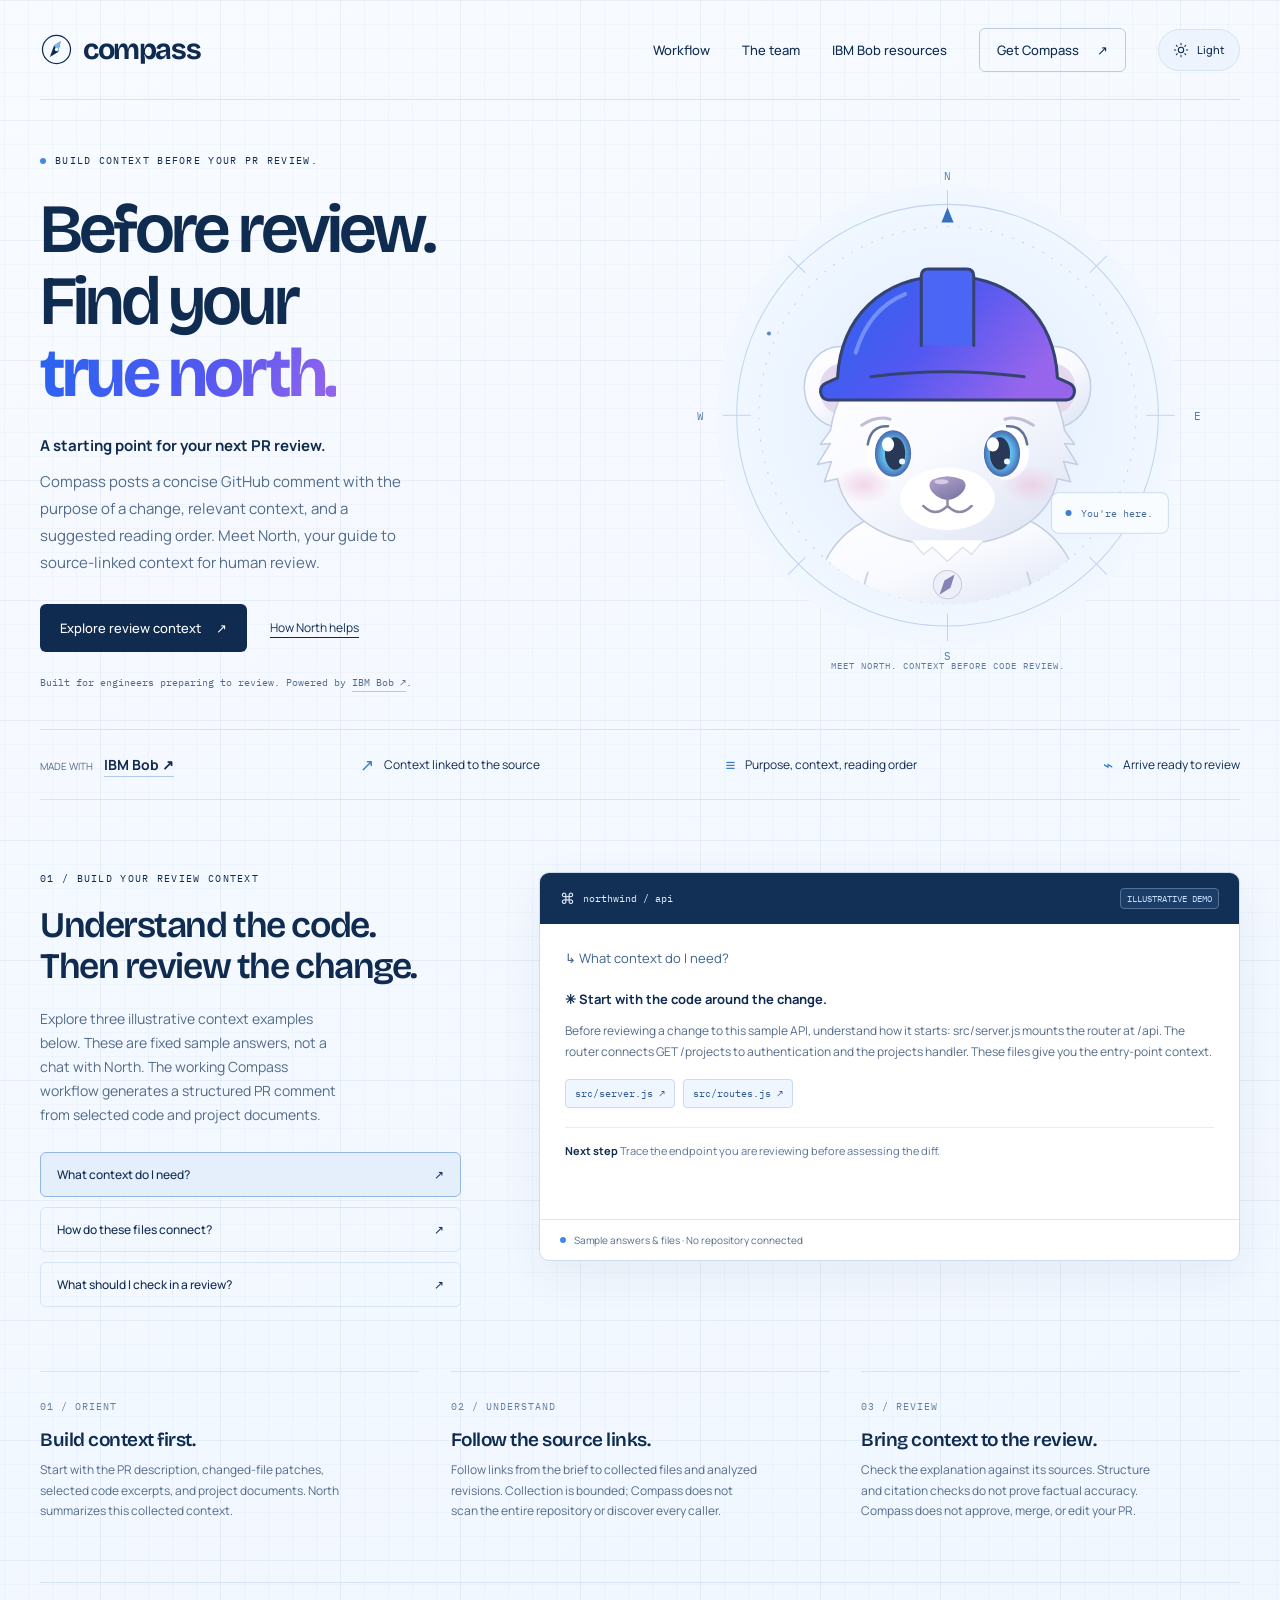
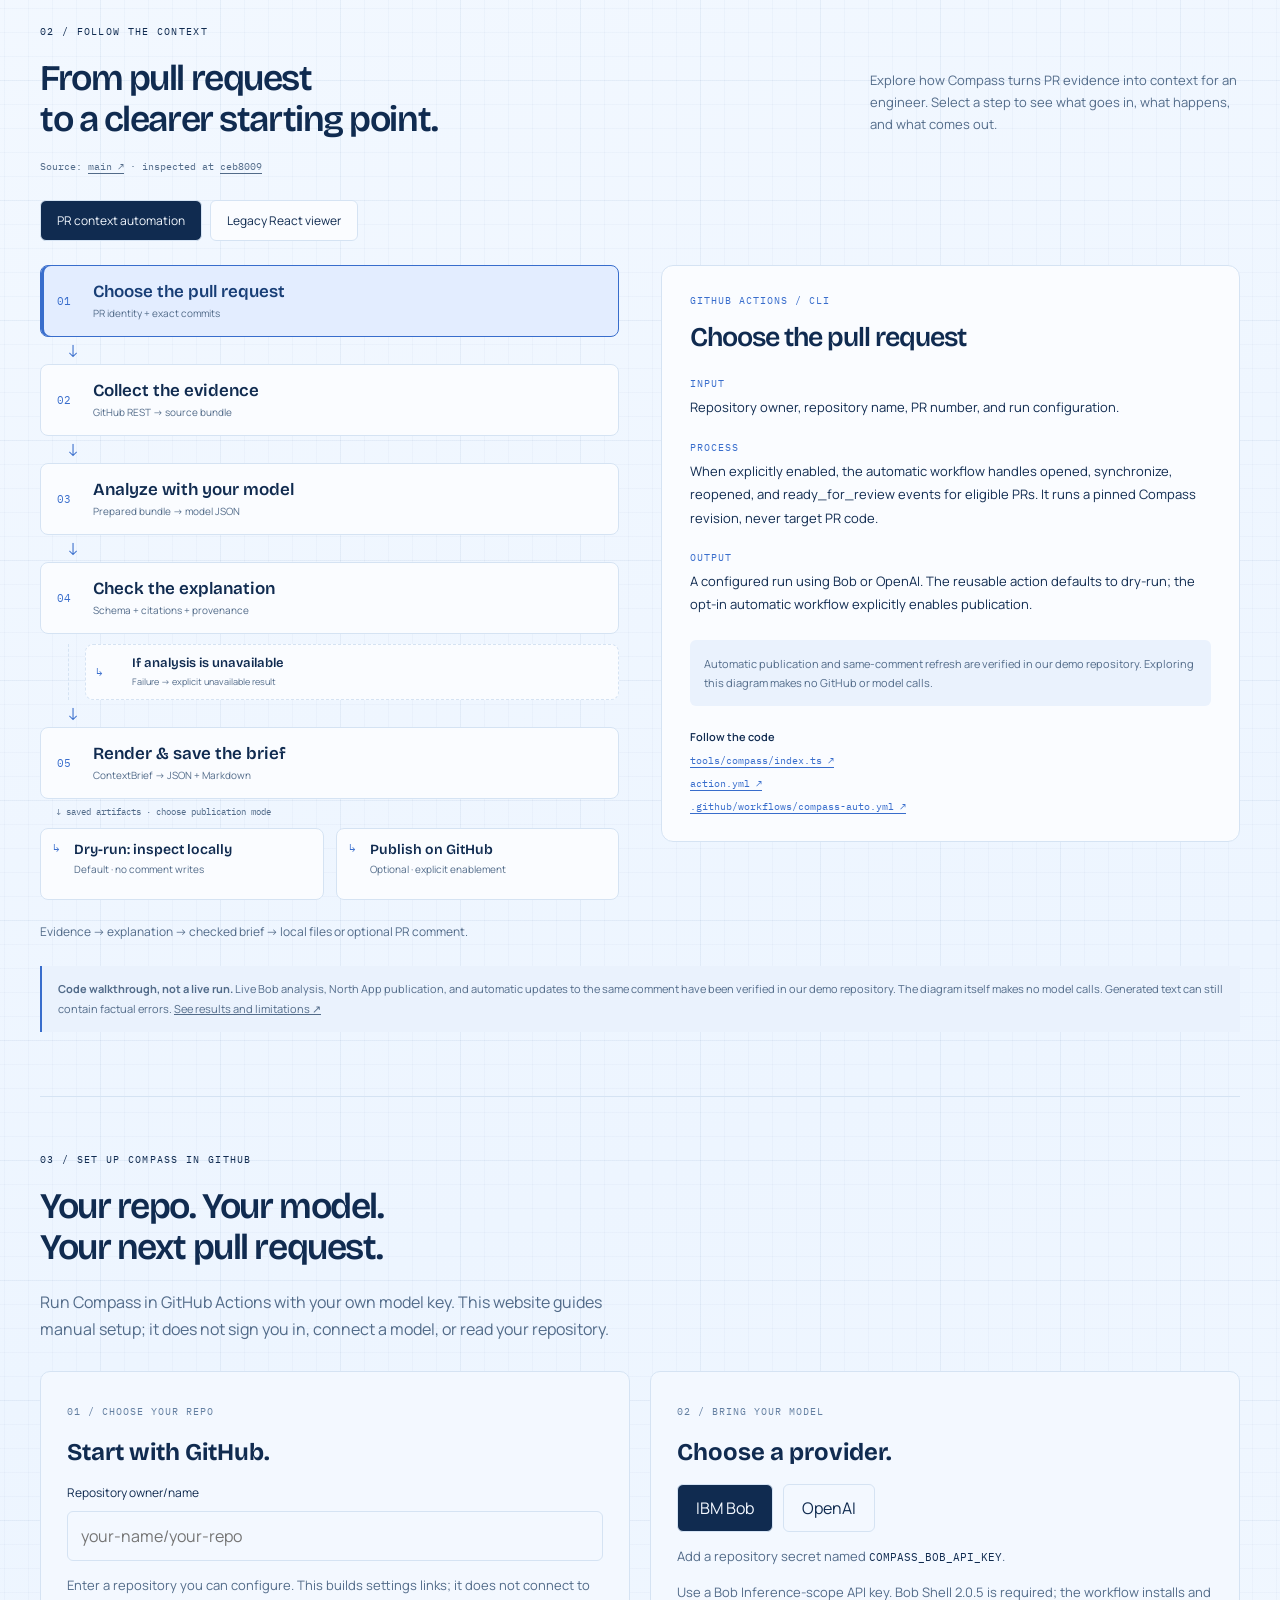
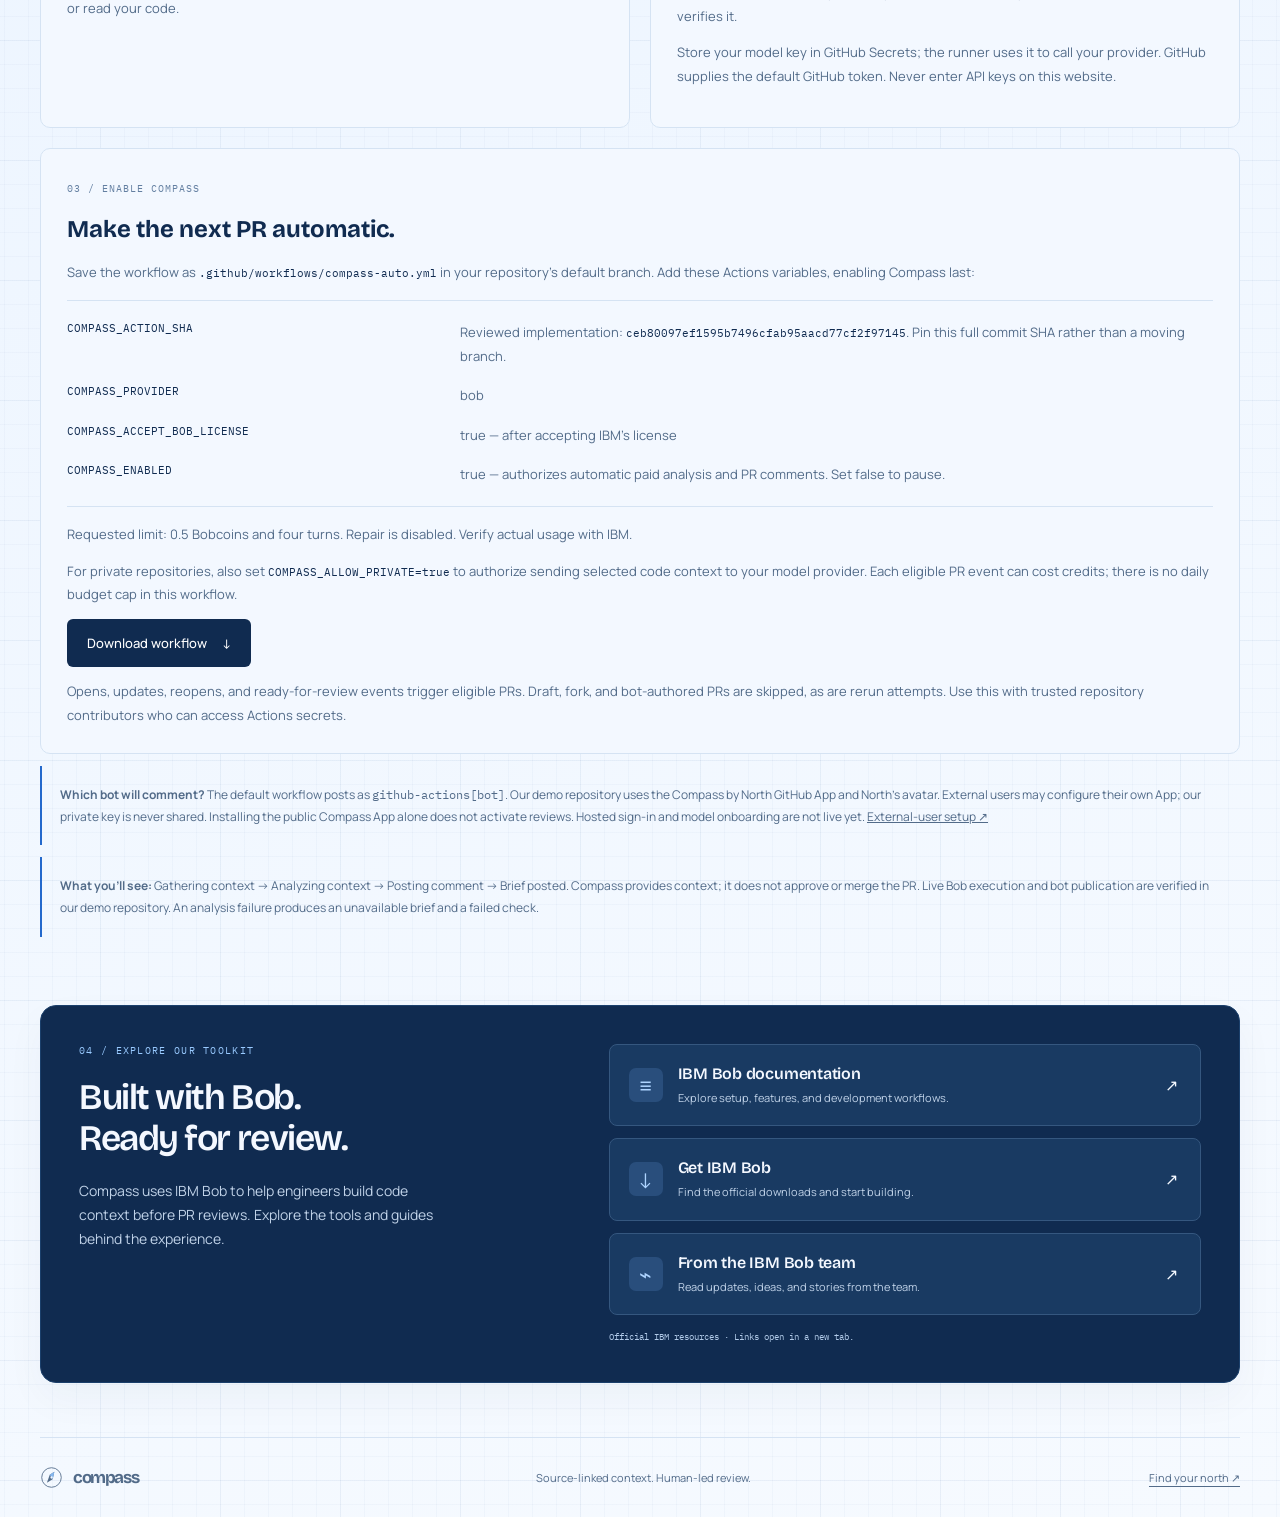
<file: index.html>
<!doctype html>
<html lang="en">
<head>
  <meta charset="utf-8">
  <meta name="viewport" content="width=device-width, initial-scale=1">
  <meta name="theme-color" content="#f3f8ff">
  <script src="assets/theme.js"></script>
  <title>Compass — Build context before your PR review</title>
  <meta name="description" content="Compass and North help engineers build source-linked code context before PR reviews. PR briefs explain purpose, relevant context, and a suggested reading order.">
  <link rel="preconnect" href="https://fonts.googleapis.com">
  <link rel="preconnect" href="https://fonts.gstatic.com" crossorigin>
  <link href="https://fonts.googleapis.com/css2?family=Bricolage+Grotesque:opsz,wght@12..96,500;12..96,600;12..96,700&amp;family=IBM+Plex+Mono:wght@400;500&amp;family=Manrope:wght@400;500;600;700&amp;display=swap" rel="stylesheet">
  <style>
    :root{--paper:#f3f8ff;--ink:#102b50;--muted:#526b89;--line:#d5e3f3;--blue:#2469cc;--ice:#e5effc}
    *{box-sizing:border-box}html{scroll-behavior:smooth;scroll-padding-top:30px}body{margin:0;background:var(--paper);color:var(--ink);font-family:Arial,Helvetica,sans-serif;-webkit-font-smoothing:antialiased}a{color:inherit}button,input{font:inherit}button,a{-webkit-tap-highlight-color:transparent}button{cursor:pointer}a:focus-visible,button:focus-visible,input:focus-visible{outline:3px solid #3479d0;outline-offset:5px}button:disabled{opacity:.55;cursor:default}.wrap{width:min(1200px,calc(100% - 80px));margin:auto}nav{height:100px;display:flex;align-items:center;justify-content:space-between;border-bottom:1px solid var(--line)}.brand{display:inline-flex;align-items:center;gap:10px;text-decoration:none;font-size:25px;font-weight:750;letter-spacing:-1.2px}.brand svg{width:33px;height:33px}.navlinks{display:flex;gap:32px;align-items:center;font-size:13px}.navlinks a{text-decoration:none}.navlinks a:hover{text-decoration:underline}.navlinks .navcta{border:1px solid #b8cce5;border-radius:6px;padding:12px 17px}.arrow{margin-left:15px}.hero{display:grid;grid-template-columns:1fr 1fr;align-items:center;min-height:570px;gap:30px;padding:54px 0 38px}.eyebrow{text-transform:uppercase;font-family:monospace;font-size:10px;letter-spacing:2px;display:flex;align-items:center;gap:9px}.dot{width:6px;height:6px;border-radius:100%;background:#4289e3;display:inline-block}h1{font-size:clamp(48px,5.7vw,78px);line-height:1.04;letter-spacing:-4px;font-weight:500;margin:27px 0 22px}h1 em{font-family:Georgia,serif;font-weight:400;color:#397cc5}p{line-height:1.7}.intro{max-width:380px;color:var(--muted);font-size:15px;margin:0 0 28px}.actions{display:flex;gap:23px;align-items:center}.primary{display:inline-flex;align-items:center;justify-content:center;padding:15px 20px;background:var(--ink);color:white;border:0;border-radius:6px;font-size:13px;text-decoration:none;transition:background .2s,transform .2s}.primary:hover{background:#204b83;transform:translateY(-2px)}.textlink{font-size:12px;text-underline-offset:5px}.hero-note{font-family:monospace;font-size:10px;color:var(--muted);margin-top:22px}.art{position:relative;isolation:isolate}.art svg{width:100%;height:auto;display:block}.art-label{position:absolute;bottom:14px;left:50%;transform:translateX(-50%);white-space:nowrap;font-family:monospace;font-size:9px;letter-spacing:1.5px;color:#5c7b9e}.strip{display:flex;justify-content:space-between;align-items:center;gap:24px;padding:23px 0;border-top:1px solid var(--line);border-bottom:1px solid var(--line);font-size:12px}.strip .powered{color:var(--muted);font-size:10px}.powered strong{color:var(--ink);font-size:14px;margin-left:9px}.strip-item{display:flex;gap:10px;align-items:center}.check{color:#397cc5;font-size:17px}.demo{padding:72px 0 64px;display:grid;grid-template-columns:.75fr 1.25fr;gap:78px;align-items:start}h2{font-size:36px;line-height:1.15;letter-spacing:-1.6px;font-weight:500;margin:20px 0}.demo-copy p{color:var(--muted);font-size:14px;max-width:300px}.example-list{display:flex;flex-direction:column;gap:10px;margin-top:26px}.example{background:transparent;border:1px solid var(--line);border-radius:6px;color:var(--ink);padding:13px 16px;text-align:left;font-size:12px;display:flex;justify-content:space-between;gap:15px;transition:background .2s,border-color .2s}.example:hover,.example[aria-pressed="true"]{background:#e5effc;border-color:#93b7e4}.terminal{border:1px solid #ccddef;border-radius:10px;overflow:hidden;background:#fff;box-shadow:0 14px 45px #102b5010}.terminal-head{display:flex;justify-content:space-between;align-items:center;background:#e7f0fc;padding:15px 20px;font-family:monospace;font-size:10px}.repo{display:flex;align-items:center;gap:8px}.repo-icon{font-size:15px}.sample{font-size:9px;color:#55708e;border:1px solid #bdd2eb;border-radius:4px;padding:4px 6px}.answer{padding:25px 25px 22px;min-height:295px}.question{font-size:13px;margin:0 0 23px;color:#3b618e}.answer-title{font-size:13px;font-weight:700;display:flex;align-items:center;gap:9px}.mini-star{color:#4b86ca}.answer p{font-size:12px;color:#526b89;line-height:1.8;margin:12px 0 16px}.sources{display:flex;gap:8px;flex-wrap:wrap}.source{padding:7px 9px;color:#315d94;border:1px solid #c7daf2;border-radius:4px;background:#eff6ff;font:10px monospace}.source:hover{background:#dceaff}.next{border-top:1px solid #e4edf8;padding-top:15px;margin-top:19px;font-size:11px;color:#5b7496}.next strong{color:var(--ink)}.demo-foot{padding:13px 20px;border-top:1px solid #dce7f5;font-size:10px;color:#526b89;display:flex;align-items:center;gap:8px}.principles{padding:0 0 60px;display:grid;grid-template-columns:repeat(3,1fr);gap:32px}.principle{border-top:1px solid var(--line);padding-top:21px}.number{font:10px monospace;letter-spacing:1px;color:#637fa1}.principle h3{font-size:16px;font-weight:500;margin:13px 0 9px}.principle p{font-size:12px;color:var(--muted);max-width:310px;margin:0}.closing{padding:28px 0;border-top:1px solid var(--line);display:flex;justify-content:space-between;align-items:center;font-size:11px;color:var(--muted)}.closing .brand{font-size:17px}.closing .brand svg{width:23px;height:23px}.closing a{text-underline-offset:4px}dialog{width:min(640px,calc(100% - 32px));border:1px solid var(--line);border-radius:12px;padding:26px;color:var(--ink);background:var(--paper)}dialog::backdrop{background:#071d3bd6;backdrop-filter:blur(4px)}.dialoghead{display:flex;align-items:center;justify-content:space-between;gap:10px}.dialoghead h2{font-size:18px;letter-spacing:0;margin:0}.close{background:none;border:1px solid var(--line);padding:8px 11px;border-radius:4px;color:var(--ink)}pre{overflow:auto;background:#e5effc;padding:20px;font-size:12px;line-height:1.8;border-radius:6px}dialog p{font-size:12px;color:var(--muted)}
    @media(min-width:1400px){.hero{min-height:620px}}@media(max-width:850px){.wrap{width:calc(100% - 40px)}.hero{gap:0;min-height:500px}h1{font-size:53px;letter-spacing:-2.7px}.navlinks{gap:18px}.demo{gap:30px;grid-template-columns:.8fr 1.2fr}.art-label{font-size:7px}.strip{gap:14px;font-size:10px}.powered strong{font-size:12px}.principles{gap:20px}}@media(max-width:620px){nav{height:78px}.navlinks>a:not(.navcta){display:none}.navlinks .navcta{font-size:11px;padding:10px}.brand{font-size:23px}.hero{grid-template-columns:1fr;padding-top:42px}.hero-copy{position:relative;z-index:1}h1{font-size:57px;margin-top:22px}.intro{max-width:340px}.art{max-width:400px;margin:-5px auto 10px;width:100%}.strip{display:grid;grid-template-columns:1fr 1fr;gap:19px}.strip .powered{font-size:9px}.powered strong{margin-left:4px}.demo{grid-template-columns:1fr;padding-top:46px;gap:26px}.demo-copy p{max-width:none}.example-list{gap:8px}h2{font-size:32px}.principles{grid-template-columns:1fr;gap:25px;padding-bottom:38px}.principle p{max-width:none}.closing{gap:20px;flex-wrap:wrap}.closing>span{font-size:10px}.answer{padding:22px;min-height:285px}.eyebrow{font-size:9px}.hero-note{font-size:9px}}@media(prefers-reduced-motion:reduce){html{scroll-behavior:auto}*{transition:none!important}}
    .hero-note a,.powered a{text-decoration:none;border-bottom:1px solid #aecbec;padding-bottom:2px}.hero-note a:hover,.powered a:hover{color:#345fbb}
    .resources{display:grid;grid-template-columns:.9fr 1.1fr;gap:65px;padding:44px 0 65px;border-top:1px solid var(--line)}.resource-intro p{font-size:14px;color:var(--muted);max-width:365px}.resource-links{display:grid;gap:12px}.resource-card{display:grid;grid-template-columns:34px 1fr 16px;gap:15px;align-items:center;padding:19px;border:1px solid var(--line);border-radius:8px;text-decoration:none;background:#fafcff;transition:background .2s,border-color .2s}.resource-card:hover{background:#e7f1ff;border-color:#8fb7e4}.resource-card strong{display:block;font-size:13px;margin-bottom:7px;font-weight:600}.resource-card strong+span{display:block;font-size:11px;line-height:1.5;color:var(--muted)}.resource-icon{display:grid;place-items:center;width:34px;height:34px;border-radius:7px;background:#e0ecfc;color:#386cae;font-size:21px}.resource-note{font-family:monospace;font-size:9px;color:var(--muted);margin:2px 0 0}
    @media(max-width:850px){.navlinks{gap:15px;font-size:11px}.resources{gap:30px}}@media(max-width:620px){.resources{grid-template-columns:1fr;gap:20px;padding:34px 0 40px}.resource-intro p{max-width:none}.resource-card{padding:16px;gap:12px}}
    /* Arctic surfaces: icy whites, clear blues, and deep navy. */
    body{
      background-color:#f3f8ff;
      background-image:
        linear-gradient(to right,rgba(63,111,168,.045) 1px,transparent 1px),
        linear-gradient(to bottom,rgba(63,111,168,.045) 1px,transparent 1px),
        linear-gradient(to right,rgba(63,111,168,.035) 1px,transparent 1px),
        linear-gradient(to bottom,rgba(63,111,168,.035) 1px,transparent 1px),
        linear-gradient(160deg,#f8fbff 0%,#edf5ff 58%,#f6faff 100%);
      background-size:120px 120px,120px 120px,24px 24px,24px 24px,100% 100%;
      background-position:center top;
    }
    .terminal-head{background:#122f56;color:#e8f2ff}.terminal-head .sample{color:#c7dfff;border-color:#527297;background:#1c3d65}
    .resources{background:#102b50;color:#f4f8ff;border:1px solid #1b406c;border-radius:16px;padding:38px;margin-bottom:54px;gap:45px;box-shadow:0 16px 40px #102b500a}
    .resource-intro .eyebrow{color:#99caff}.resource-intro p{color:#c0d2e8}
    .resource-card{background:#193a62;border-color:#35577f;color:#f4f8ff}.resource-card:hover{background:#234976;border-color:#74a8df}
    .resource-card strong+span{color:#c0d2e8}.resource-icon{background:#294e7c;color:#aed4ff}.resource-note{color:#b2cbe9}
    @media(max-width:850px){.resources{gap:25px;padding:28px}}@media(max-width:620px){.resources{padding:25px 20px;margin-bottom:36px}.resource-card{padding:14px;gap:10px}}
    .team{padding:42px 0 64px;border-top:1px solid var(--line)}.team-heading{display:flex;align-items:flex-end;justify-content:space-between;gap:25px;margin-bottom:26px}.team-heading h2{margin-bottom:0}.team-heading>p{font-size:14px;color:var(--muted);max-width:270px;margin:0 0 3px}.team-grid{display:grid;grid-template-columns:repeat(3,minmax(0,1fr));gap:24px}.team-card{overflow:hidden;border:1px solid #ccddef;border-radius:10px;background:#fafcff}.team-portrait{height:180px;display:grid;place-items:center;position:relative;background-color:#e7f0fc;background-image:linear-gradient(#5884ba0c 1px,transparent 1px),linear-gradient(90deg,#5884ba0c 1px,transparent 1px);background-size:24px 24px;border-bottom:1px solid #d5e3f3}.portrait-two{background-color:#dceafa}.portrait-three{background-color:#edf4fc}.team-portrait svg{width:90px;height:90px;fill:#f6faff;stroke:#8cafd7;stroke-width:1.3}.team-portrait>span{position:absolute;left:18px;top:16px;font:10px monospace;color:#567da8;letter-spacing:1px}.team-details{padding:23px}.team-placeholder{font:9px monospace;letter-spacing:1.2px;color:#607a9d}.team-details h3{font-size:18px;font-weight:500;letter-spacing:-.4px;margin:12px 0 7px}.team-details p{font-size:12px;color:var(--muted);margin:0}@media(max-width:620px){.team{padding:32px 0 40px}.team-heading{align-items:flex-start;flex-direction:column;gap:15px}.team-heading>p{max-width:none}.team-grid{grid-template-columns:1fr;gap:18px}.team-portrait{height:160px}}
  </style>
  <link rel="stylesheet" href="assets/typography.css">
  <link rel="stylesheet" href="assets/theme.css">
  <link rel="stylesheet" href="assets/snow.css">
  <script src="assets/snow.js" defer></script>
  <link rel="stylesheet" href="assets/cursor-glow.css">
  <script src="assets/cursor-glow.js" defer></script>
  <link rel="stylesheet" href="assets/workflow.css">
  <script src="assets/workflow.js" defer></script>
<link rel="stylesheet" href="assets/setup.css">
<script src="assets/setup.js" defer></script>
</head>
<body>
  <svg width="0" height="0" aria-hidden="true" style="position:absolute"><defs><symbol id="compass-mark" viewBox="0 0 40 40"><circle cx="20" cy="20" r="17" fill="none" stroke="currentColor" stroke-width="1.5"/><path d="M25 10 22 23 12 29l5-14z" fill="currentColor"/><path d="m25 10-8 5 5 8z" fill="#85b7ef"/><circle cx="20" cy="20" r="2" fill="#f3f8ff"/></symbol></defs></svg>
  <div class="wrap">
    <nav aria-label="Main navigation"><a class="brand" href="#home" aria-label="Compass home"><svg aria-hidden="true"><use href="#compass-mark"/></svg>compass</a><div class="navlinks"><a href="#workflow">Workflow</a><a href="team.html">The team</a><a href="#resources">IBM Bob resources</a><a class="navcta" href="#setup">Get Compass <span class="arrow">↗</span></a><button class="theme-toggle" type="button" data-theme-toggle aria-label="Dark mode" aria-pressed="false" title="Switch to dark mode"><svg class="sun" viewBox="0 0 24 24" aria-hidden="true"><circle cx="12" cy="12" r="4"/><path d="M12 2v2m0 16v2M2 12h2m16 0h2M5 5l1.4 1.4m11.2 11.2L19 19M5 19l1.4-1.4M17.6 6.4 19 5"/></svg><svg class="moon" viewBox="0 0 24 24" aria-hidden="true"><path d="M20.5 14A8.5 8.5 0 0 1 10 3.5 8.5 8.5 0 1 0 20.5 14Z"/></svg><span data-theme-label>Light</span></button></div></nav>
    <main id="home">
      <section class="hero" aria-labelledby="hero-title">
        <div class="hero-copy"><div class="eyebrow"><span class="dot"></span>Build context before your PR review.</div><h1 id="hero-title">Before review.<br>Find your<br><em>true north.</em></h1><p class="intro"><strong>A starting point for your next PR review.</strong> Compass posts a concise GitHub comment with the purpose of a change, relevant context, and a suggested reading order. Meet North, your guide to source-linked context for human review.</p><div class="actions"><a class="primary" href="#how-it-works">Explore review context <span class="arrow">↗</span></a><a class="textlink" href="#principles">How North helps</a></div><div class="hero-note">Built for engineers preparing to review. Powered by <a href="https://bob.ibm.com/" target="_blank" rel="noopener noreferrer">IBM Bob ↗</a>.</div></div>
        <div class="art"><svg viewBox="0 0 580 520" role="img" aria-labelledby="bear-title bear-desc">
          <title id="bear-title">North the polar bear wearing an IBM Bob-inspired hard hat</title>
          <desc id="bear-desc">A soft, fluffy polar bear cub with big blue eyes, rosy cheeks, and a lavender nose, shown from the chest up wearing a blue-to-purple construction helmet.</desc>
          <defs>
            <radialGradient id="halo"><stop stop-color="#dcecff"/><stop offset="1" stop-color="#f3f8ff"/></radialGradient>
            <linearGradient id="fur" x1="0" y1="0" x2=".8" y2="1"><stop stop-color="#ffffff"/><stop offset=".55" stop-color="#f9faff"/><stop offset="1" stop-color="#dfe5f4"/></linearGradient>
            <radialGradient id="cub-eye"><stop stop-color="#a1e3ff"/><stop offset=".65" stop-color="#58afe5"/><stop offset="1" stop-color="#496bb0"/></radialGradient><radialGradient id="cub-blush"><stop stop-color="#edc2dd" stop-opacity=".65"/><stop offset="1" stop-color="#edc2dd" stop-opacity="0"/></radialGradient><linearGradient id="cub-nose" x2=".6" y2="1"><stop stop-color="#b5a5ce"/><stop offset="1" stop-color="#7e78a7"/></linearGradient><linearGradient id="bob-hat" x1="0" y1="0" x2="1" y2=".4"><stop stop-color="#2864f0"/><stop offset=".55" stop-color="#5258f1"/><stop offset="1" stop-color="#9665ec"/></linearGradient>
            <clipPath id="portrait-crop"><circle cx="290" cy="253" r="187"/></clipPath>
          </defs>
          <circle cx="290" cy="253" r="229" fill="url(#halo)"/>
          <g fill="none" stroke="#bfd5ef"><circle cx="290" cy="253" r="209"/><circle cx="290" cy="253" r="187" stroke-dasharray="2 9"/><path d="M290 30v28m0 392v27M67 253h28m392 0h28M132 95l17 17m282 282 17 17M132 411l17-17m282-282 17-17"/></g>
          <g fill="#557ca9" font-family="monospace" font-size="11" text-anchor="middle"><text x="290" y="20">N</text><text x="290" y="496">S</text><text x="45" y="258">W</text><text x="538" y="258">E</text></g>
          <path d="m290 47-6 15h12z" fill="#356fc0"/>
          <g clip-path="url(#portrait-crop)">
            <!-- A cuddly cub silhouette with soft fur tufts and a small chest. -->
            <path d="M155 453c2-47 23-84 62-99l-5-10 24 4 14-10h80l14 10 24-4-5 10c39 15 60 52 62 99z" fill="url(#fur)" stroke="#c5cde1" stroke-width="1.5"/>
            <ellipse cx="184" cy="225" rx="36" ry="40" fill="url(#fur)" stroke="#c5cde1" stroke-width="1.5"/>
            <ellipse cx="396" cy="225" rx="36" ry="40" fill="url(#fur)" stroke="#c5cde1" stroke-width="1.5"/>
            <ellipse cx="184" cy="227" rx="21" ry="25" fill="#e4d9ed"/><ellipse cx="396" cy="227" rx="21" ry="25" fill="#e4d9ed"/>
            <path d="M290 177c-69 0-108 38-116 91l-10 14 10-1-13 21 14-3-7 20 13-3c8 43 54 66 109 66s101-23 109-66l13 3-7-20 14 3-13-21 10 1-10-14c-8-53-47-91-116-91z" fill="url(#fur)" stroke="#c5cde1" stroke-width="1.5" stroke-linejoin="round"/>
            <path d="M205 263q15-10 28-6m114 0q13-4 28 6" fill="none" stroke="#c0bed4" stroke-width="3" stroke-linecap="round"/>
            <ellipse cx="232" cy="290" rx="23" ry="27" fill="white"/><ellipse cx="348" cy="290" rx="23" ry="27" fill="white"/>
            <ellipse cx="236" cy="291" rx="18" ry="23" fill="url(#cub-eye)"/><ellipse cx="344" cy="291" rx="18" ry="23" fill="url(#cub-eye)"/>
            <ellipse cx="238" cy="291" rx="10" ry="16" fill="#293857"/><ellipse cx="342" cy="291" rx="10" ry="16" fill="#293857"/>
            <ellipse cx="231" cy="282" rx="6" ry="7" fill="white"/><ellipse cx="335" cy="282" rx="6" ry="7" fill="white"/>
            <circle cx="245" cy="299" r="3" fill="#e6f7ff"/><circle cx="349" cy="299" r="3" fill="#e6f7ff"/>
            <path d="M211 282q3-19 20-18m118 0q17-1 20 18" fill="none" stroke="#657394" stroke-width="2.5" stroke-linecap="round"/>
            <ellipse cx="207" cy="322" rx="29" ry="19" fill="url(#cub-blush)"/><ellipse cx="373" cy="322" rx="29" ry="19" fill="url(#cub-blush)"/>
            <ellipse cx="290" cy="336" rx="47" ry="31" fill="#ffffff"/>
            <path d="M275 317q15-7 30 0c9 7-5 20-15 20s-24-13-15-20z" fill="url(#cub-nose)"/>
            <ellipse cx="284" cy="319" rx="7" ry="2.5" fill="#e0d5ee" opacity=".85"/>
            <path d="M290 336v7m0 0q-12 12-24 0m24 0q12 12 24 0" fill="none" stroke="#8d87a8" stroke-width="2.4" stroke-linecap="round"/>
            <path d="m254 377 12 14 9-7 15 14 15-14 9 7 12-14" fill="#fff" stroke="#e1e4ef" stroke-width="1.5" stroke-linejoin="round"/>
            <path d="M211 409q-7 19-4 40m162-40q7 19 4 40" fill="none" stroke="#cbd4e6" stroke-width="2" stroke-linecap="round"/>
            <circle cx="290" cy="421" r="14" fill="#eef0f9" stroke="#c9cbe0"/><path d="m297 411-4 13-11 7 5-14z" fill="#8883b6"/>
          </g>
          <!-- Bob's signature hard hat: domed shell, central ridge, curved seam and wide brim. -->
          <g stroke="#354371" stroke-width="3" stroke-linejoin="round" stroke-linecap="round">
            <path d="M181 216c3-59 43-101 109-101s106 42 109 101l11 5c9 4 7 16-2 17H172c-9-1-11-13-2-17z" fill="url(#bob-hat)"/>
            <path d="M264 184v-69q0-7 7-7h38q7 0 7 7v69" fill="#4b65f5"/>
            <path d="M214 215q76-10 152 0" fill="none"/>
          </g>
          <path d="M199 191c9-30 27-49 49-58" fill="none" stroke="#9fb9ff" stroke-width="4" stroke-linecap="round" opacity=".55"/>
          <g transform="translate(393 330)"><rect width="116" height="40" rx="7" fill="#f9fcff" stroke="#c9ddf3"/><circle cx="17" cy="20" r="3" fill="#427ecc"/><text x="29" y="24" fill="#426b9b" font-family="monospace" font-size="10">You're here.</text></g>
          <g fill="#5a87c3"><path d="M425 94v12m-6-6h12"/><circle cx="113" cy="172" r="2"/></g>
        </svg><div class="art-label">MEET NORTH. CONTEXT BEFORE CODE REVIEW.</div></div>
      </section>
      <div class="strip" aria-label="Product highlights"><span class="powered">MADE WITH <strong><a href="https://bob.ibm.com/" target="_blank" rel="noopener noreferrer">IBM Bob ↗</a></strong></span><span class="strip-item"><span class="check">↗</span> Context linked to the source</span><span class="strip-item"><span class="check">≡</span> Purpose, context, reading order</span><span class="strip-item"><span class="check">⌁</span> Arrive ready to review</span></div>
      <section class="demo" id="how-it-works" aria-labelledby="demo-title"><div class="demo-copy"><div class="eyebrow">01 / Build your review context</div><h2 id="demo-title">Understand the code.<br>Then review the change.</h2><p>Explore three illustrative context examples below. These are fixed sample answers, not a chat with North. The working Compass workflow generates a structured PR comment from selected code and project documents.</p><div class="example-list" aria-label="Choose an example question"><button class="example" data-example="start" aria-pressed="true">What context do I need? <span>↗</span></button><button class="example" data-example="request" aria-pressed="false">How do these files connect? <span>↗</span></button><button class="example" data-example="auth" aria-pressed="false">What should I check in a review? <span>↗</span></button></div></div><div class="terminal"><div class="terminal-head"><span class="repo"><span class="repo-icon">⌘</span> northwind / api</span><span class="sample">ILLUSTRATIVE DEMO</span></div><div class="answer" id="answer" aria-live="polite" aria-atomic="true"></div><div class="demo-foot"><span class="dot"></span> Sample answers & files · No repository connected</div></div></section>
      <section class="principles" id="principles" aria-label="The Compass approach"><article class="principle"><span class="number">01 / ORIENT</span><h3>Build context first.</h3><p>Start with the PR description, changed-file patches, selected code excerpts, and project documents. North summarizes this collected context.</p></article><article class="principle"><span class="number">02 / UNDERSTAND</span><h3>Follow the source links.</h3><p>Follow links from the brief to collected files and analyzed revisions. Collection is bounded; Compass does not scan the entire repository or discover every caller.</p></article><article class="principle"><span class="number">03 / REVIEW</span><h3>Bring context to the review.</h3><p>Check the explanation against its sources. Structure and citation checks do not prove factual accuracy. Compass does not approve, merge, or edit your PR.</p></article></section>

      <section class="workflow" id="workflow" data-workflow aria-labelledby="workflow-title">
        <div class="workflow-intro"><div><div class="eyebrow">02 / Follow the context</div><h2 id="workflow-title">From pull request<br>to a clearer starting point.</h2></div><p>Explore how Compass turns PR evidence into context for an engineer. Select a step to see what goes in, what happens, and what comes out.</p></div>
        <p class="wf-provenance">Source: <a href="https://github.com/lixu4n/pr-compass/tree/main" target="_blank" rel="noopener noreferrer">main ↗</a> · inspected at <a href="https://github.com/lixu4n/pr-compass/commit/ceb80097ef1595b7496cfab95aacd77cf2f97145" target="_blank" rel="noopener noreferrer">ceb8009</a></p>
        <div class="wf-switch" role="group" aria-label="Choose the workflow to explore"><button type="button" data-flow-mode="automation" aria-pressed="true">PR context automation</button><button type="button" data-flow-mode="viewer" aria-pressed="false">Legacy React viewer</button></div>
        <div class="wf-layout"><div data-flow-map aria-label="Selectable workflow steps"></div><aside class="wf-detail" id="workflow-detail" data-flow-detail aria-label="Selected step details" aria-live="polite" aria-atomic="true"></aside></div>
        <p class="wf-caption" data-flow-caption></p>
        <p class="wf-status"><strong>Code walkthrough, not a live run.</strong> Live Bob analysis, North App publication, and automatic updates to the same comment have been verified in our demo repository. The diagram itself makes no model calls. Generated text can still contain factual errors. <a href="https://github.com/lixu4n/pr-compass/blob/main/docs/LIVE-VERIFICATION.md" target="_blank" rel="noopener noreferrer">See results and limitations ↗</a></p>
        <noscript><p>Compass collects PR evidence, sends a prepared bundle to Bob, checks the output, and saves JSON and Markdown. Dry-run stops there; explicitly enabled publication adds a guarded GitHub comment step. <a href="https://github.com/lixu4n/pr-compass/blob/ceb80097ef1595b7496cfab95aacd77cf2f97145/docs/AUTOMATION.md">Read the workflow documentation.</a></p></noscript>
      </section>

<section class="compass-setup" id="setup" aria-labelledby="setup-title">
<div class="eyebrow">03 / Set up Compass in GitHub</div><h2 id="setup-title">Your repo. Your model.<br>Your next pull request.</h2>
<p class="setup-intro">Run Compass in GitHub Actions with your own model key. This website guides manual setup; it does not sign you in, connect a model, or read your repository.</p>
<div class="setup-grid"><article class="setup-card"><span class="number">01 / CHOOSE YOUR REPO</span><h3>Start with GitHub.</h3><label for="setup-repo">Repository owner/name</label><input id="setup-repo" placeholder="your-name/your-repo" autocomplete="off" spellcheck="false" aria-describedby="repo-note"><p id="repo-note">Enter a repository you can configure. This builds settings links; it does not connect to or read your code.</p><div id="setup-links" hidden><a id="secrets-link" target="_blank" rel="noopener noreferrer">Open GitHub Secrets ↗</a><a id="variables-link" target="_blank" rel="noopener noreferrer">Open GitHub Variables ↗</a></div></article>
<article class="setup-card"><span class="number">02 / BRING YOUR MODEL</span><h3>Choose a provider.</h3><div class="setup-providers" role="group" aria-label="Choose model provider"><button type="button" data-provider="bob" aria-pressed="true">IBM Bob</button><button type="button" data-provider="openai" aria-pressed="false">OpenAI</button></div><div aria-live="polite"><p>Add a repository secret named <code id="setup-secret">COMPASS_BOB_API_KEY</code>.</p><p id="provider-note">Use a Bob Inference-scope API key. Bob Shell 2.0.5 is required; the workflow installs and verifies it.</p></div><p>Store your model key in GitHub Secrets; the runner uses it to call your provider. GitHub supplies the default GitHub token. Never enter API keys on this website.</p></article>
<article class="setup-card setup-wide"><span class="number">03 / ENABLE COMPASS</span><h3>Make the next PR automatic.</h3><p>Save the workflow as <code>.github/workflows/compass-auto.yml</code> in your repository’s default branch. Add these Actions variables, enabling Compass last:</p><dl class="setup-vars"><dt>COMPASS_ACTION_SHA</dt><dd>Reviewed implementation: <code>ceb80097ef1595b7496cfab95aacd77cf2f97145</code>. Pin this full commit SHA rather than a moving branch.</dd><dt>COMPASS_PROVIDER</dt><dd id="provider-value">bob</dd><dt id="provider-variable">COMPASS_ACCEPT_BOB_LICENSE</dt><dd id="provider-variable-value">true — after accepting IBM’s license</dd><dt>COMPASS_ENABLED</dt><dd>true — authorizes automatic paid analysis and PR comments. Set false to pause.</dd></dl><p id="setup-budget">Requested limit: 0.5 Bobcoins and four turns. Repair is disabled. Verify actual usage with IBM.</p><p>For private repositories, also set <code>COMPASS_ALLOW_PRIVATE=true</code> to authorize sending selected code context to your model provider. Each eligible PR event can cost credits; there is no daily budget cap in this workflow.</p><a class="primary" href="assets/compass-auto.yml" download="compass-auto.yml">Download workflow <span class="arrow">↓</span></a><p class="setup-note">Opens, updates, reopens, and ready-for-review events trigger eligible PRs. Draft, fork, and bot-authored PRs are skipped, as are rerun attempts. Use this with trusted repository contributors who can access Actions secrets.</p></article></div>
<p class="setup-status"><strong>Which bot will comment?</strong> The default workflow posts as <code>github-actions[bot]</code>. Our demo repository uses the Compass by North GitHub App and North’s avatar. External users may configure their own App; our private key is never shared. Installing the public Compass App alone does not activate reviews. Hosted sign-in and model onboarding are not live yet. <a href="https://github.com/lixu4n/pr-compass/blob/main/docs/EXTERNAL-USERS.md" target="_blank" rel="noopener noreferrer">External-user setup ↗</a></p><p class="setup-status"><strong>What you’ll see:</strong> Gathering context → Analyzing context → Posting comment → Brief posted. Compass provides context; it does not approve or merge the PR. Live Bob execution and bot publication are verified in our demo repository. An analysis failure produces an unavailable brief and a failed check.</p>
</section>
      <section class="resources" id="resources" aria-labelledby="resources-title">
        <div class="resource-intro"><div class="eyebrow">04 / Explore our toolkit</div><h2 id="resources-title">Built with Bob.<br>Ready for review.</h2><p>Compass uses IBM Bob to help engineers build code context before PR reviews. Explore the tools and guides behind the experience.</p></div>
        <div class="resource-links">
          <a class="resource-card" href="https://bob.ibm.com/docs" target="_blank" rel="noopener noreferrer"><span class="resource-icon" aria-hidden="true">≡</span><span><strong>IBM Bob documentation</strong><span>Explore setup, features, and development workflows.</span></span><span aria-hidden="true">↗</span></a>
          <a class="resource-card" href="https://bob.ibm.com/download" target="_blank" rel="noopener noreferrer"><span class="resource-icon" aria-hidden="true">↓</span><span><strong>Get IBM Bob</strong><span>Find the official downloads and start building.</span></span><span aria-hidden="true">↗</span></a>
          <a class="resource-card" href="https://bob.ibm.com/blog" target="_blank" rel="noopener noreferrer"><span class="resource-icon" aria-hidden="true">⌁</span><span><strong>From the IBM Bob team</strong><span>Read updates, ideas, and stories from the team.</span></span><span aria-hidden="true">↗</span></a>
          <p class="resource-note">Official IBM resources · Links open in a new tab.</p>
        </div>
      </section>
    </main>
    <footer class="closing"><a class="brand" href="#home"><svg aria-hidden="true"><use href="#compass-mark"/></svg>compass</a><span>Source-linked context. Human-led review.</span><a href="#how-it-works">Find your north ↗</a></footer>
  </div>
  <dialog id="source-dialog" aria-labelledby="source-title"><div class="dialoghead"><h2 id="source-title"></h2><button class="close" id="close-dialog" aria-label="Close source preview">Close ×</button></div><p>Illustrative source file from the demo repository.</p><pre><code id="source-code"></code></pre></dialog>
  <script>
    const examples={
      start:{question:'What context do I need?',title:'Start with the code around the change.',body:'Before reviewing a change to this sample API, understand how it starts: src/server.js mounts the router at /api. The router connects GET /projects to authentication and the projects handler. These files give you the entry-point context.',sources:['src/server.js','src/routes.js'],next:'Trace the endpoint you are reviewing before assessing the diff.'},
      request:{question:'How do these files connect?',title:'Route → authentication → handler.',body:'In this sample, GET /projects enters through the router, passes through authentication, and reaches listProjects. The handler returns the list as JSON.',sources:['src/routes.js','src/handlers/projects.js'],next:'Check how a proposed change affects this request path.'},
      auth:{question:'What should I check in a review?',title:'Check the authentication boundary.',body:'The sample projects route runs requireAuth before its handler. Requests without a session user receive a 401 response. When reviewing a change here, check that the route still enforces authentication. Session setup is omitted from this example.',sources:['src/routes.js','src/middleware/auth.js'],next:'Look for tests covering authenticated and unauthenticated requests.'}
    };
    const files={
      'src/server.js':`1  import express from 'express';\n2  import routes from './routes.js';\n3\n4  const app = express();\n5  app.use(express.json());\n6  app.use('/api', routes);\n7  app.listen(3000);`,
      'src/routes.js':`1  import { Router } from 'express';\n2  import { requireAuth } from './middleware/auth.js';\n3  import { listProjects } from './handlers/projects.js';\n4\n5  const routes = Router();\n6  routes.get('/projects', requireAuth, listProjects);\n7  export default routes;`,
      'src/handlers/projects.js':`1  // Static data for this illustrative example.\n2  const projects = [{ id: 1, name: 'Northwind' }];\n3\n4  export function listProjects(req, res) {\n5    res.json({ projects });\n6  }`,
      'src/middleware/auth.js':`1  // Session setup is omitted in this example.\n2  export function requireAuth(req, res, next) {\n3    if (!req.session?.user) {\n4      return res.status(401).json({ error: 'Unauthorized' });\n5    }\n6    next();\n7  }`
    };
    const answer=document.querySelector('#answer');
    const dialog=document.querySelector('#source-dialog');
    function renderExample(key){
      const item=examples[key];
      answer.replaceChildren();
      const question=document.createElement('div');question.className='question';question.textContent='↳ '+item.question;
      const title=document.createElement('div');title.className='answer-title';title.textContent='✳ '+item.title;
      const body=document.createElement('p');body.textContent=item.body;
      const sources=document.createElement('div');sources.className='sources';
      item.sources.forEach(path=>{const button=document.createElement('button');button.className='source';button.textContent=path+' ↗';button.setAttribute('aria-label','View sample source '+path);button.addEventListener('click',()=>{document.querySelector('#source-title').textContent=path;document.querySelector('#source-code').textContent=files[path];dialog.showModal()});sources.append(button)});
      const next=document.createElement('div');next.className='next';const label=document.createElement('strong');label.textContent='Next step  ';next.append(label,item.next);
      answer.append(question,title,body,sources,next);
      document.querySelectorAll('[data-example]').forEach(button=>button.setAttribute('aria-pressed',String(button.dataset.example===key)));
    }
    document.querySelectorAll('[data-example]').forEach(button=>button.addEventListener('click',()=>renderExample(button.dataset.example)));
    document.querySelector('#close-dialog').addEventListener('click',()=>dialog.close());
    dialog.addEventListener('click',event=>{if(event.target===dialog){const box=dialog.getBoundingClientRect();if(event.clientX<box.left||event.clientX>box.right||event.clientY<box.top||event.clientY>box.bottom)dialog.close()}});
    renderExample('start');
  </script>
</body>
</html>
</file>
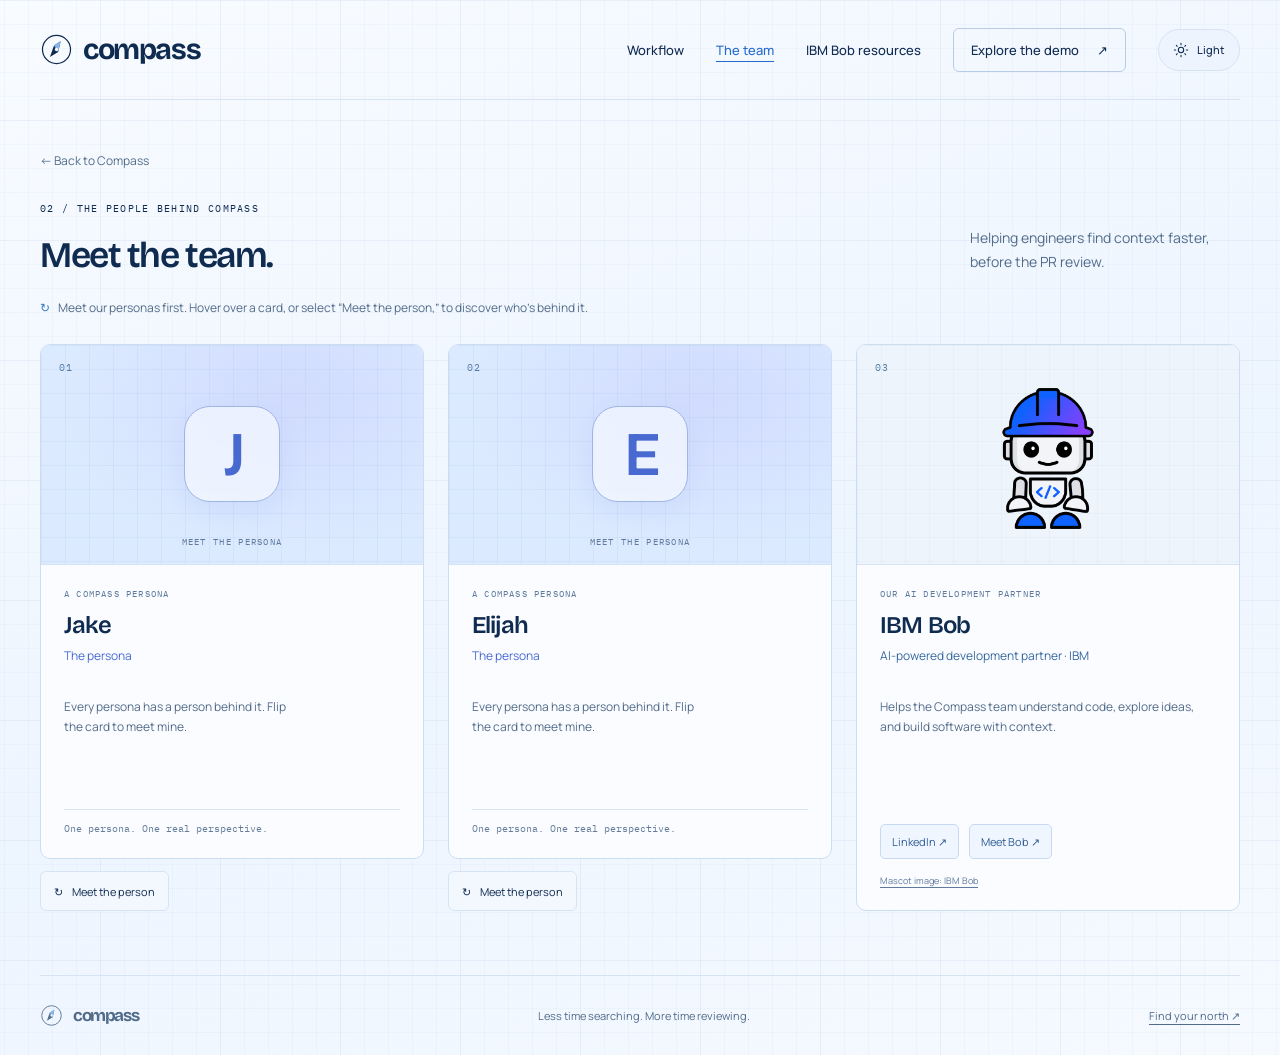
<file: team.html>
<!doctype html>
<html lang="en">
<head>
  <meta charset="utf-8">
  <meta name="viewport" content="width=device-width, initial-scale=1">
  <meta name="theme-color" content="#f3f8ff">
  <script src="assets/theme.js"></script>

  <title>Meet the team — Compass</title>

  <link rel="preconnect" href="https://fonts.googleapis.com">
  <link rel="preconnect" href="https://fonts.gstatic.com" crossorigin>

  <link
    href="https://fonts.googleapis.com/css2?family=Bricolage+Grotesque:opsz,wght@12..96,500;12..96,600;12..96,700&family=IBM+Plex+Mono:wght@400;500&family=Manrope:wght@400;500;600;700&display=swap"
    rel="stylesheet"
  >

  <style>
    :root {
      --paper: #f3f8ff;
      --ink: #102b50;
      --muted: #526b89;
      --line: #d5e3f3;
      --blue: #2469cc;
      --ice: #e5effc;
    }

    * {
      box-sizing: border-box;
    }

    html {
      scroll-behavior: smooth;
      scroll-padding-top: 30px;
    }

    body {
      margin: 0;
      background: var(--paper);
      color: var(--ink);
      font-family: Arial, Helvetica, sans-serif;
      -webkit-font-smoothing: antialiased;
    }

    a {
      color: inherit;
    }

    button,
    input {
      font: inherit;
    }

    button,
    a {
      -webkit-tap-highlight-color: transparent;
    }

    button {
      cursor: pointer;
    }

    a:focus-visible,
    button:focus-visible,
    input:focus-visible {
      outline: 3px solid #3479d0;
      outline-offset: 5px;
    }

    button:disabled {
      opacity: 0.55;
      cursor: default;
    }

    .wrap {
      width: min(1200px, calc(100% - 80px));
      margin: auto;
    }

    nav {
      height: 100px;
      display: flex;
      align-items: center;
      justify-content: space-between;
      border-bottom: 1px solid var(--line);
    }

    .brand {
      display: inline-flex;
      align-items: center;
      gap: 10px;
      text-decoration: none;
      font-size: 25px;
      font-weight: 750;
      letter-spacing: -1.2px;
    }

    .brand svg {
      width: 33px;
      height: 33px;
    }

    .navlinks {
      display: flex;
      gap: 32px;
      align-items: center;
      font-size: 13px;
    }

    .navlinks a {
      text-decoration: none;
    }

    .navlinks a:hover {
      text-decoration: underline;
    }

    .navlinks .navcta {
      border: 1px solid #b8cce5;
      border-radius: 6px;
      padding: 12px 17px;
    }

    .arrow {
      margin-left: 15px;
    }

    .hero {
      display: grid;
      grid-template-columns: 1fr 1fr;
      align-items: center;
      min-height: 570px;
      gap: 30px;
      padding: 54px 0 38px;
    }

    .eyebrow {
      text-transform: uppercase;
      font-family: monospace;
      font-size: 10px;
      letter-spacing: 2px;
      display: flex;
      align-items: center;
      gap: 9px;
    }

    .dot {
      width: 6px;
      height: 6px;
      border-radius: 100%;
      background: #4289e3;
      display: inline-block;
    }

    h1 {
      font-size: clamp(48px, 5.7vw, 78px);
      line-height: 1.04;
      letter-spacing: -4px;
      font-weight: 500;
      margin: 27px 0 22px;
    }

    h1 em {
      font-family: Georgia, serif;
      font-weight: 400;
      color: #397cc5;
    }

    p {
      line-height: 1.7;
    }

    .intro {
      max-width: 380px;
      color: var(--muted);
      font-size: 15px;
      margin: 0 0 28px;
    }

    .actions {
      display: flex;
      gap: 23px;
      align-items: center;
    }

    .primary {
      display: inline-flex;
      align-items: center;
      justify-content: center;
      padding: 15px 20px;
      background: var(--ink);
      color: white;
      border: 0;
      border-radius: 6px;
      font-size: 13px;
      text-decoration: none;
      transition: background 0.2s, transform 0.2s;
    }

    .primary:hover {
      background: #204b83;
      transform: translateY(-2px);
    }

    .textlink {
      font-size: 12px;
      text-underline-offset: 5px;
    }

    .hero-note {
      font-family: monospace;
      font-size: 10px;
      color: var(--muted);
      margin-top: 22px;
    }

    .art {
      position: relative;
      isolation: isolate;
    }

    .art svg {
      width: 100%;
      height: auto;
      display: block;
    }

    .art-label {
      position: absolute;
      bottom: 14px;
      left: 50%;
      transform: translateX(-50%);
      white-space: nowrap;
      font-family: monospace;
      font-size: 9px;
      letter-spacing: 1.5px;
      color: #5c7b9e;
    }

    .strip {
      display: flex;
      justify-content: space-between;
      align-items: center;
      gap: 24px;
      padding: 23px 0;
      border-top: 1px solid var(--line);
      border-bottom: 1px solid var(--line);
      font-size: 12px;
    }

    .strip .powered {
      color: var(--muted);
      font-size: 10px;
    }

    .powered strong {
      color: var(--ink);
      font-size: 14px;
      margin-left: 9px;
    }

    .strip-item {
      display: flex;
      gap: 10px;
      align-items: center;
    }

    .check {
      color: #397cc5;
      font-size: 17px;
    }

    .demo {
      padding: 72px 0 64px;
      display: grid;
      grid-template-columns: 0.75fr 1.25fr;
      gap: 78px;
      align-items: start;
    }

    h2 {
      font-size: 36px;
      line-height: 1.15;
      letter-spacing: -1.6px;
      font-weight: 500;
      margin: 20px 0;
    }

    .demo-copy p {
      color: var(--muted);
      font-size: 14px;
      max-width: 300px;
    }

    .example-list {
      display: flex;
      flex-direction: column;
      gap: 10px;
      margin-top: 26px;
    }

    .example {
      background: transparent;
      border: 1px solid var(--line);
      border-radius: 6px;
      color: var(--ink);
      padding: 13px 16px;
      text-align: left;
      font-size: 12px;
      display: flex;
      justify-content: space-between;
      gap: 15px;
      transition: background 0.2s, border-color 0.2s;
    }

    .example:hover,
    .example[aria-pressed="true"] {
      background: #e5effc;
      border-color: #93b7e4;
    }

    .terminal {
      border: 1px solid #ccddef;
      border-radius: 10px;
      overflow: hidden;
      background: #fff;
      box-shadow: 0 14px 45px #102b5010;
    }

    .terminal-head {
      display: flex;
      justify-content: space-between;
      align-items: center;
      background: #e7f0fc;
      padding: 15px 20px;
      font-family: monospace;
      font-size: 10px;
    }

    .repo {
      display: flex;
      align-items: center;
      gap: 8px;
    }

    .repo-icon {
      font-size: 15px;
    }

    .sample {
      font-size: 9px;
      color: #55708e;
      border: 1px solid #bdd2eb;
      border-radius: 4px;
      padding: 4px 6px;
    }

    .answer {
      padding: 25px 25px 22px;
      min-height: 295px;
    }

    .question {
      font-size: 13px;
      margin: 0 0 23px;
      color: #3b618e;
    }

    .answer-title {
      font-size: 13px;
      font-weight: 700;
      display: flex;
      align-items: center;
      gap: 9px;
    }

    .mini-star {
      color: #4b86ca;
    }

    .answer p {
      font-size: 12px;
      color: #526b89;
      line-height: 1.8;
      margin: 12px 0 16px;
    }

    .sources {
      display: flex;
      gap: 8px;
      flex-wrap: wrap;
    }

    .source {
      padding: 7px 9px;
      color: #315d94;
      border: 1px solid #c7daf2;
      border-radius: 4px;
      background: #eff6ff;
      font: 10px monospace;
    }

    .source:hover {
      background: #dceaff;
    }

    .next {
      border-top: 1px solid #e4edf8;
      padding-top: 15px;
      margin-top: 19px;
      font-size: 11px;
      color: #5b7496;
    }

    .next strong {
      color: var(--ink);
    }

    .demo-foot {
      padding: 13px 20px;
      border-top: 1px solid #dce7f5;
      font-size: 10px;
      color: #526b89;
      display: flex;
      align-items: center;
      gap: 8px;
    }

    .principles {
      padding: 0 0 60px;
      display: grid;
      grid-template-columns: repeat(3, 1fr);
      gap: 32px;
    }

    .principle {
      border-top: 1px solid var(--line);
      padding-top: 21px;
    }

    .number {
      font: 10px monospace;
      letter-spacing: 1px;
      color: #637fa1;
    }

    .principle h3 {
      font-size: 16px;
      font-weight: 500;
      margin: 13px 0 9px;
    }

    .principle p {
      font-size: 12px;
      color: var(--muted);
      max-width: 310px;
      margin: 0;
    }

    .closing {
      padding: 28px 0;
      border-top: 1px solid var(--line);
      display: flex;
      justify-content: space-between;
      align-items: center;
      font-size: 11px;
      color: var(--muted);
    }

    .closing .brand {
      font-size: 17px;
    }

    .closing .brand svg {
      width: 23px;
      height: 23px;
    }

    .closing a {
      text-underline-offset: 4px;
    }

    dialog {
      width: min(640px, calc(100% - 32px));
      border: 1px solid var(--line);
      border-radius: 12px;
      padding: 26px;
      color: var(--ink);
      background: var(--paper);
    }

    dialog::backdrop {
      background: #071d3bd6;
      backdrop-filter: blur(4px);
    }

    .dialoghead {
      display: flex;
      align-items: center;
      justify-content: space-between;
      gap: 10px;
    }

    .dialoghead h2 {
      font-size: 18px;
      letter-spacing: 0;
      margin: 0;
    }

    .close {
      background: none;
      border: 1px solid var(--line);
      padding: 8px 11px;
      border-radius: 4px;
      color: var(--ink);
    }

    pre {
      overflow: auto;
      background: #e5effc;
      padding: 20px;
      font-size: 12px;
      line-height: 1.8;
      border-radius: 6px;
    }

    dialog p {
      font-size: 12px;
      color: var(--muted);
    }

    .hero-note a,
    .powered a {
      text-decoration: none;
      border-bottom: 1px solid #aecbec;
      padding-bottom: 2px;
    }

    .hero-note a:hover,
    .powered a:hover {
      color: #345fbb;
    }

    .resources {
      display: grid;
      grid-template-columns: 0.9fr 1.1fr;
      gap: 65px;
      padding: 44px 0 65px;
      border-top: 1px solid var(--line);
    }

    .resource-intro p {
      font-size: 14px;
      color: var(--muted);
      max-width: 365px;
    }

    .resource-links {
      display: grid;
      gap: 12px;
    }

    .resource-card {
      display: grid;
      grid-template-columns: 34px 1fr 16px;
      gap: 15px;
      align-items: center;
      padding: 19px;
      border: 1px solid var(--line);
      border-radius: 8px;
      text-decoration: none;
      background: #fafcff;
      transition: background 0.2s, border-color 0.2s;
    }

    .resource-card:hover {
      background: #e7f1ff;
      border-color: #8fb7e4;
    }

    .resource-card strong {
      display: block;
      font-size: 13px;
      margin-bottom: 7px;
      font-weight: 600;
    }

    .resource-card strong + span {
      display: block;
      font-size: 11px;
      line-height: 1.5;
      color: var(--muted);
    }

    .resource-icon {
      display: grid;
      place-items: center;
      width: 34px;
      height: 34px;
      border-radius: 7px;
      background: #e0ecfc;
      color: #386cae;
      font-size: 21px;
    }

    .resource-note {
      font-family: monospace;
      font-size: 9px;
      color: var(--muted);
      margin: 2px 0 0;
    }

    /* Arctic surfaces: icy whites, clear blues, and deep navy. */
    body {
      background-color: #f3f8ff;
      background-image:
        linear-gradient(to right, rgba(63, 111, 168, 0.045) 1px, transparent 1px),
        linear-gradient(to bottom, rgba(63, 111, 168, 0.045) 1px, transparent 1px),
        linear-gradient(to right, rgba(63, 111, 168, 0.035) 1px, transparent 1px),
        linear-gradient(to bottom, rgba(63, 111, 168, 0.035) 1px, transparent 1px),
        linear-gradient(160deg, #f8fbff 0%, #edf5ff 58%, #f6faff 100%);
      background-size: 120px 120px, 120px 120px, 24px 24px, 24px 24px, 100% 100%;
      background-position: center top;
    }

    .terminal-head {
      background: #122f56;
      color: #e8f2ff;
    }

    .terminal-head .sample {
      color: #c7dfff;
      border-color: #527297;
      background: #1c3d65;
    }

    .resources {
      background: #102b50;
      color: #f4f8ff;
      border: 1px solid #1b406c;
      border-radius: 16px;
      padding: 38px;
      margin-bottom: 54px;
      gap: 45px;
      box-shadow: 0 16px 40px #102b500a;
    }

    .resource-intro .eyebrow {
      color: #99caff;
    }

    .resource-intro p {
      color: #c0d2e8;
    }

    .resource-card {
      background: #193a62;
      border-color: #35577f;
      color: #f4f8ff;
    }

    .resource-card:hover {
      background: #234976;
      border-color: #74a8df;
    }

    .resource-card strong + span {
      color: #c0d2e8;
    }

    .resource-icon {
      background: #294e7c;
      color: #aed4ff;
    }

    .resource-note {
      color: #b2cbe9;
    }

    .team {
      padding: 42px 0 64px;
      border-top: 1px solid var(--line);
    }

    .team-heading {
      display: flex;
      align-items: flex-end;
      justify-content: space-between;
      gap: 25px;
      margin-bottom: 26px;
    }

    .team-heading h2 {
      margin-bottom: 0;
    }

    .team-heading > p {
      font-size: 14px;
      color: var(--muted);
      max-width: 270px;
      margin: 0 0 3px;
    }

    .team-grid {
      display: grid;
      grid-template-columns: repeat(3, minmax(0, 1fr));
      gap: 24px;
    }

    .team-card {
      overflow: hidden;
      border: 1px solid #ccddef;
      border-radius: 10px;
      background: #fafcff;
      display: flex;
      flex-direction: column;
    }

    .team-portrait {
      height: 220px;
      display: grid;
      place-items: center;
      position: relative;
      background-color: #e7f0fc;
      background-image:
        linear-gradient(#5884ba0c 1px, transparent 1px),
        linear-gradient(90deg, #5884ba0c 1px, transparent 1px);
      background-size: 24px 24px;
      border-bottom: 1px solid #d5e3f3;
    }

    .portrait-two {
      background-color: #dceafa;
    }

    .portrait-three {
      background-color: #edf4fc;
    }

    .team-portrait svg {
      width: 90px;
      height: 90px;
      fill: #f6faff;
      stroke: #8cafd7;
      stroke-width: 1.3;
    }

    .team-portrait > span {
      position: absolute;
      left: 18px;
      top: 16px;
      font: 10px monospace;
      color: #567da8;
      letter-spacing: 1px;
    }

    .team-portrait small {
      position: absolute;
      bottom: 17px;
      font: 9px monospace;
      letter-spacing: 1.3px;
      color: #607a9d;
    }

    .team-portrait img {
      width: 150px;
      height: 190px;
      object-fit: contain;
      display: block;
    }

    .team-details {
      padding: 23px;
      display: flex;
      flex-direction: column;
      flex: 1;
    }

    .team-placeholder {
      font: 9px monospace;
      letter-spacing: 1.2px;
      color: #607a9d;
    }

    .team-details h3 {
      font-size: 18px;
      font-weight: 500;
      letter-spacing: -0.4px;
      margin: 12px 0 7px;
    }

    .team-details p {
      font-size: 12px;
      color: var(--muted);
      margin: 0;
    }

    .team-details .team-role {
      font-size: 12px;
      color: #37689f;
      min-height: 38px;
    }

    .team-details .team-bio {
      margin: 13px 0 22px;
      line-height: 1.7;
      min-height: 62px;
    }

    .team-socials {
      display: flex;
      flex-wrap: wrap;
      gap: 10px;
      margin-top: auto;
    }

    .team-socials a,
    .social-pending {
      display: inline-flex;
      align-items: center;
      gap: 6px;
      border: 1px solid #c7daf2;
      border-radius: 5px;
      padding: 9px 11px;
      font-size: 11px;
      text-decoration: none;
      color: #315d94;
      background: #eff6ff;
    }

    .team-socials a:hover {
      background: #dceaff;
      border-color: #93b7e4;
    }

    .social-pending {
      color: #627c9d;
      background: #f6f9fd;
      border-style: dashed;
    }

    .social-pending small {
      font-size: 8px;
      color: #657d9a;
    }

    .image-credit {
      font-size: 9px;
      color: #607a9d;
      text-underline-offset: 3px;
      margin-top: 15px;
    }

    .team-page {
      min-height: calc(100vh - 190px);
      padding-top: 48px;
    }

    .team-page .team {
      border-top: 0;
      padding-top: 32px;
    }

    .back-home {
      font: 12px Arial, Helvetica, sans-serif;
      color: var(--muted);
      text-decoration: none;
    }

    .back-home:hover {
      text-decoration: underline;
    }

    .navlinks a[aria-current="page"] {
      color: #2469cc;
      text-decoration: underline;
      text-underline-offset: 6px;
    }

    @media (min-width: 1400px) {
      .hero {
        min-height: 620px;
      }
    }

    @media (max-width: 850px) {
      .wrap {
        width: calc(100% - 40px);
      }

      .hero {
        gap: 0;
        min-height: 500px;
      }

      h1 {
        font-size: 53px;
        letter-spacing: -2.7px;
      }

      .navlinks {
        gap: 15px;
        font-size: 11px;
      }

      .demo {
        gap: 30px;
        grid-template-columns: 0.8fr 1.2fr;
      }

      .art-label {
        font-size: 7px;
      }

      .strip {
        gap: 14px;
        font-size: 10px;
      }

      .powered strong {
        font-size: 12px;
      }

      .principles {
        gap: 20px;
      }

      .resources {
        gap: 25px;
        padding: 28px;
      }
    }

    @media (max-width: 620px) {
      nav {
        height: 78px;
      }

      .navlinks > a:not(.navcta) {
        display: none;
      }

      .navlinks .navcta {
        font-size: 11px;
        padding: 10px;
      }

      .brand {
        font-size: 23px;
      }

      .hero {
        grid-template-columns: 1fr;
        padding-top: 42px;
      }

      .hero-copy {
        position: relative;
        z-index: 1;
      }

      h1 {
        font-size: 57px;
        margin-top: 22px;
      }

      .intro {
        max-width: 340px;
      }

      .art {
        max-width: 400px;
        margin: -5px auto 10px;
        width: 100%;
      }

      .strip {
        display: grid;
        grid-template-columns: 1fr 1fr;
        gap: 19px;
      }

      .strip .powered {
        font-size: 9px;
      }

      .powered strong {
        margin-left: 4px;
      }

      .demo {
        grid-template-columns: 1fr;
        padding-top: 46px;
        gap: 26px;
      }

      .demo-copy p {
        max-width: none;
      }

      .example-list {
        gap: 8px;
      }

      h2 {
        font-size: 32px;
      }

      .principles {
        grid-template-columns: 1fr;
        gap: 25px;
        padding-bottom: 38px;
      }

      .principle p {
        max-width: none;
      }

      .closing {
        gap: 20px;
        flex-wrap: wrap;
      }

      .closing > span {
        font-size: 10px;
      }

      .answer {
        padding: 22px;
        min-height: 285px;
      }

      .eyebrow {
        font-size: 9px;
      }

      .hero-note {
        font-size: 9px;
      }

      .resources {
        grid-template-columns: 1fr;
        gap: 20px;
        padding: 25px 20px;
        margin-bottom: 36px;
      }

      .resource-intro p {
        max-width: none;
      }

      .resource-card {
        padding: 14px;
        gap: 10px;
      }

      .team {
        padding: 32px 0 40px;
      }

      .team-heading {
        align-items: flex-start;
        flex-direction: column;
        gap: 15px;
      }

      .team-heading > p {
        max-width: none;
      }

      .team-grid {
        grid-template-columns: 1fr;
        gap: 18px;
      }

      .team-portrait {
        height: 210px;
      }

      .team-details .team-role,
      .team-details .team-bio {
        min-height: 0;
      }

      .team-page {
        padding-top: 30px;
      }

      .team-page .team {
        padding-top: 28px;
      }
    }

    @media (prefers-reduced-motion: reduce) {
      html {
        scroll-behavior: auto;
      }

      * {
        transition: none !important;
      }
    }
  </style>

  <link rel="stylesheet" href="assets/typography.css">
  <link rel="stylesheet" href="assets/theme.css">
  <link rel="stylesheet" href="assets/team-flip.css">
  <script src="assets/team-flip.js" defer></script>

  <link rel="stylesheet" href="assets/snow.css">
  <script src="assets/snow.js" defer></script>

  <link rel="stylesheet" href="assets/cursor-glow.css">
  <script src="assets/cursor-glow.js" defer></script>
</head>

<body>
  <svg
    width="0"
    height="0"
    aria-hidden="true"
    style="position:absolute"
  >
    <defs>
      <symbol id="compass-mark" viewBox="0 0 40 40">
        <circle
          cx="20"
          cy="20"
          r="17"
          fill="none"
          stroke="currentColor"
          stroke-width="1.5"
        />
        <path d="M25 10 22 23 12 29l5-14z" fill="currentColor"/>
        <path d="m25 10-8 5 5 8z" fill="#85b7ef"/>
        <circle cx="20" cy="20" r="2" fill="#f3f8ff"/>
      </symbol>
    </defs>
  </svg>

  <div class="wrap">
    <nav aria-label="Main navigation">
      <a class="brand" href="index.html" aria-label="Compass home">
        <svg aria-hidden="true">
          <use href="#compass-mark"></use>
        </svg>
        compass
      </a>

      <div class="navlinks">
        <a href="index.html#workflow">Workflow</a>
        <a href="team.html" aria-current="page">The team</a>
        <a href="index.html#resources">IBM Bob resources</a>

        <a class="navcta" href="index.html#how-it-works">
          Explore the demo
          <span class="arrow">↗</span>
        </a>

        <button
          class="theme-toggle"
          type="button"
          data-theme-toggle
          aria-label="Dark mode"
          aria-pressed="false"
          title="Switch to dark mode"
        >
          <svg class="sun" viewBox="0 0 24 24" aria-hidden="true">
            <circle cx="12" cy="12" r="4"></circle>
            <path
              d="M12 2v2m0 16v2M2 12h2m16 0h2M5 5l1.4 1.4m11.2 11.2L19 19M5 19l1.4-1.4M17.6 6.4 19 5"
            />
          </svg>

          <svg class="moon" viewBox="0 0 24 24" aria-hidden="true">
            <path d="M20.5 14A8.5 8.5 0 0 1 10 3.5 8.5 8.5 0 1 0 20.5 14Z"/>
          </svg>

          <span data-theme-label>Light</span>
        </button>
      </div>
    </nav>

    <main class="team-page">
      <a class="back-home" href="index.html">← Back to Compass</a>

      <section class="team" id="team" aria-labelledby="team-title">
        <div class="team-heading">
          <div>
            <div class="eyebrow">02 / The people behind Compass</div>
            <h2 id="team-title">Meet the team.</h2>
          </div>

          <p>
            Helping engineers find context faster, before the PR review.
          </p>
        </div>

        <p class="team-reveal-note">
          <span aria-hidden="true">↻</span>
          Meet our personas first. Hover over a card, or select “Meet the person,”
          to discover who’s behind it.
        </p>

        <div class="team-grid">

          <!-- Jake / Celeste -->
          <article
            class="team-card persona-card"
            data-persona-card
            data-persona="Jake"
          >
            <div class="persona-turn" id="persona-jake">

              <div class="persona-face persona-front">
                <div
                  class="team-portrait portrait-one"
                  aria-hidden="true"
                >
                  <span>01</span>
                  <span class="persona-initial">J</span>
                  <small>MEET THE PERSONA</small>
                </div>

                <div class="team-details">
                  <span class="team-placeholder">A COMPASS PERSONA</span>
                  <h3>Jake</h3>

                  <p class="team-role">
                    The persona
                  </p>

                  <p class="team-bio">
                    Every persona has a person behind it. Flip the card to meet mine.
                  </p>

                  <div class="persona-tag">
                    One persona. One real perspective.
                  </div>
                </div>
              </div>

              <div
                class="persona-face persona-back"
                aria-hidden="true"
                inert
              >
                <div
                  class="team-portrait portrait-one"
                  role="img"
                  aria-label="Photo placeholder for Celeste"
                >
                  <svg viewBox="0 0 100 100" aria-hidden="true">
                    <circle cx="50" cy="36" r="15"></circle>
                    <path d="M21 85v-6a29 29 0 0 1 58 0v6"></path>
                  </svg>

                  <span>01</span>
                  <small>PHOTO TO COME</small>
                </div>

                <div class="team-details">
                  <span class="team-placeholder">
                    THE PERSON BEHIND JAKE
                  </span>

                  <h3>Celeste</h3>

                  <p class="team-role">
                    Computer science &amp; digital arts graduate
                  </p>

                  <p class="team-bio">
                    Hi, my name is Celeste. Recent computer science and digital
                    arts grad working in tech. Interested in building products
                    that solve real problems and making a meaningful impact
                    along the way.
                  </p>

                  <div
                    class="team-socials"
                    aria-label="Social profiles for Celeste"
                  >
                    <a
                      href="https://www.linkedin.com/in/celesteduguay/"
                      target="_blank"
                      rel="noopener noreferrer"
                    >
                      LinkedIn ↗
                    </a>

                    <a
                      href="https://github.com/lixu4n"
                      target="_blank"
                      rel="noopener noreferrer"
                    >
                      GitHub ↗
                    </a>
                  </div>
                </div>
              </div>
            </div>

            <button
              type="button"
              class="flip-control"
              aria-controls="persona-jake"
              aria-label="Meet the person behind Jake"
            >
              <span aria-hidden="true">↻</span>
              <span data-flip-label>Meet the person</span>
            </button>
          </article>

          <!-- Elijah / Eunice -->
          <article
            class="team-card persona-card"
            data-persona-card
            data-persona="Elijah"
          >
            <div class="persona-turn" id="persona-elijah">

              <div class="persona-face persona-front">
                <div
                  class="team-portrait portrait-two"
                  aria-hidden="true"
                >
                  <span>02</span>
                  <span class="persona-initial">E</span>
                  <small>MEET THE PERSONA</small>
                </div>

                <div class="team-details">
                  <span class="team-placeholder">A COMPASS PERSONA</span>
                  <h3>Elijah</h3>

                  <p class="team-role">
                    The persona
                  </p>

                  <p class="team-bio">
                    Every persona has a person behind it. Flip the card to meet mine.
                  </p>

                  <div class="persona-tag">
                    One persona. One real perspective.
                  </div>
                </div>
              </div>

              <div
                class="persona-face persona-back"
                aria-hidden="true"
                inert
              >
                <div
                  class="team-portrait portrait-two"
                  role="img"
                  aria-label="Photo placeholder for Eunice"
                >
                  <svg viewBox="0 0 100 100" aria-hidden="true">
                    <circle cx="50" cy="36" r="15"></circle>
                    <path d="M21 85v-6a29 29 0 0 1 58 0v6"></path>
                  </svg>

                  <span>02</span>
                  <small>PHOTO TO COME</small>
                </div>

                <div class="team-details">
                  <span class="team-placeholder">
                    THE PERSON BEHIND ELIJAH
                  </span>

                  <h3>Eunice</h3>

                  <p class="team-role">
                    Economics graduate
                  </p>

                  <p class="team-bio">
                    Hi, my name is Eunice. Recent economics grad dabbling in
                    the coding world. Interested in fintech, technology, and
                    building things that make a meaningful impact.
                  </p>

                  <div
                    class="team-socials"
                    aria-label="Social profiles for Eunice"
                  >
                    <a
                      href="https://www.linkedin.com/in/eunicepark28/"
                      target="_blank"
                      rel="noopener noreferrer"
                    >
                      LinkedIn ↗
                    </a>

                    <a
                      href="https://github.com/eparrk"
                      target="_blank"
                      rel="noopener noreferrer"
                    >
                      GitHub ↗
                    </a>
                  </div>
                </div>
              </div>
            </div>

            <button
              type="button"
              class="flip-control"
              aria-controls="persona-elijah"
              aria-label="Meet the person behind Elijah"
            >
              <span aria-hidden="true">↻</span>
              <span data-flip-label>Meet the person</span>
            </button>
          </article>

          <!-- IBM Bob -->
          <article class="team-card">
            <div class="team-portrait portrait-three">
              <img
                src="assets/ibm-bob.webp"
                alt="IBM Bob robot mascot wearing a blue-purple hard hat"
                width="160"
                height="180"
              >
              <span aria-hidden="true">03</span>
            </div>

            <div class="team-details">
              <span class="team-placeholder">
                OUR AI DEVELOPMENT PARTNER
              </span>

              <h3>IBM Bob</h3>

              <p class="team-role">
                AI-powered development partner · IBM
              </p>

              <p class="team-bio">
                Helps the Compass team understand code, explore ideas,
                and build software with context.
              </p>

              <div
                class="team-socials"
                aria-label="IBM Bob resources"
              >
                <a
                  href="https://www.linkedin.com/company/110160527"
                  target="_blank"
                  rel="noopener noreferrer"
                >
                  LinkedIn ↗
                </a>

                <a
                  href="https://bob.ibm.com/"
                  target="_blank"
                  rel="noopener noreferrer"
                >
                  Meet Bob ↗
                </a>
              </div>

              <a
                class="image-credit"
                href="https://bob.ibm.com/"
                target="_blank"
                rel="noopener noreferrer"
              >
                Mascot image: IBM Bob
              </a>
            </div>
          </article>

        </div>
      </section>
    </main>

    <footer class="closing">
      <a class="brand" href="index.html">
        <svg aria-hidden="true">
          <use href="#compass-mark"></use>
        </svg>
        compass
      </a>

      <span>
        Less time searching. More time reviewing.
      </span>

      <a href="index.html#how-it-works">
        Find your north ↗
      </a>
    </footer>
  </div>
</body>
</html>
</file>
<file: assets/typography.css>
/* Shared type system for the homepage and team page. */
:root {
  --font-display: 'Bricolage Grotesque', 'Avenir Next', sans-serif;
  --font-body: 'Manrope', 'Avenir Next', Arial, sans-serif;
  --font-code: 'IBM Plex Mono', 'SFMono-Regular', Consolas, monospace;
}
body { font-family: var(--font-body); }
button, input { font-family: inherit; }
h1, h2, h3, .brand, .resource-card strong {
  font-family: var(--font-display);
  font-optical-sizing: auto;
}
.brand { font-size: 29px; font-weight: 700; letter-spacing: -1.4px; }
h1 {
  font-size: clamp(48px, 5.4vw, 74px);
  font-weight: 600;
  line-height: 1.04;
  letter-spacing: -.055em;
}
h1 em {
  font-family: var(--font-display);
  font-style: normal;
  font-weight: 700;
  color: #5258f1;
}
@supports ((background-clip: text) or (-webkit-background-clip: text)) {
  h1 em {
    display: inline-block;
    background-image: linear-gradient(112deg, #2864f0 0%, #5258f1 55%, #9665ec 100%);
    background-clip: text;
    -webkit-background-clip: text;
    color: transparent;
    -webkit-text-fill-color: transparent;
  }
}
@media (forced-colors: active) {
  h1 em { background: none; color: CanvasText; -webkit-text-fill-color: CanvasText; }
}
h2 { font-weight: 600; letter-spacing: -.04em; }
.principle h3 { font-weight: 600; font-size: 19px; letter-spacing: -.025em; }
.team-details h3 { font-size: 24px; font-weight: 600; letter-spacing: -.035em; }
.resource-card strong { font-size: 16px; font-weight: 600; letter-spacing: -.015em; }
.intro { font-size: 15px; line-height: 1.8; }
.navlinks, .primary, .example { font-weight: 500; }
.eyebrow, .hero-note, .art-label, .terminal-head, .source, .number,
.resource-note, .team-placeholder, .team-portrait > span, .team-portrait small,
pre, code, svg text { font-family: var(--font-code); }
.eyebrow { letter-spacing: 1.3px; }
.art-label { letter-spacing: 1px; }
.hero-note { line-height: 1.7; max-width: 400px; }
.back-home { font-family: var(--font-body); }
@media (max-width: 850px) {
  h1 { font-size: 51px; }
  .navlinks { gap: 14px; font-size: 11px; }
}
@media (max-width: 620px) {
  h1 { font-size: clamp(42px, 10.7vw, 58px); letter-spacing: -.05em; }
  .brand { font-size: 26px; }
  .art-label { font-size: 7px; letter-spacing: .6px; }
}

.intro strong { display: block; color: var(--ink); font-weight: 700; margin-bottom: 9px; }
</file>
<file: assets/theme.css>
:root { color-scheme: light; }
.theme-toggle {
  display:inline-flex;align-items:center;justify-content:center;gap:8px;
  min-width:82px;min-height:42px;padding:10px 12px;border:1px solid var(--line);
  border-radius:999px;background:#edf4fd;color:var(--ink);font-size:11px;
  flex-shrink:0;
}
.theme-toggle:hover { border-color:#80a8d8;background:#dceaff; }
.theme-toggle svg { width:16px;height:16px;fill:none;stroke:currentColor;stroke-width:1.6;stroke-linecap:round;stroke-linejoin:round; }
.theme-toggle .moon { display:none; }
html[data-theme="dark"] {
  color-scheme:dark;
  --paper:#0d2038;--ink:#eaf3ff;--muted:#b0c3dc;--line:#2b4361;--blue:#8abaff;--ice:#1c3554;
}
html[data-theme="dark"] body {
  background-color:#08172b;
  background-image:
    linear-gradient(to right,#8abaff0b 1px,transparent 1px),
    linear-gradient(to bottom,#8abaff0b 1px,transparent 1px),
    linear-gradient(to right,#8abaff07 1px,transparent 1px),
    linear-gradient(to bottom,#8abaff07 1px,transparent 1px),
    linear-gradient(160deg,#08172b 0%,#102743 58%,#091a30 100%);
}
html[data-theme="dark"] .theme-toggle { background:#193350;border-color:#3c5778; }
html[data-theme="dark"] .theme-toggle:hover { background:#24476d;border-color:#8abaff; }
html[data-theme="dark"] .theme-toggle .sun { display:none; }
html[data-theme="dark"] .theme-toggle .moon { display:block; }
html[data-theme="dark"] .navcta { border-color:#527298; }
html[data-theme="dark"] .navlinks a[aria-current="page"] { color:#9dc5ff; }
html[data-theme="dark"] .primary { background:#8bbdff;color:#081d39; }
html[data-theme="dark"] .primary:hover { background:#b2d4ff; }
html[data-theme="dark"] .hero-note a:hover,
html[data-theme="dark"] .powered a:hover { color:#b2d4ff; }
html[data-theme="dark"] .check,
html[data-theme="dark"] .mini-star { color:#91bcf2; }
html[data-theme="dark"] .art-label,
html[data-theme="dark"] .number { color:#a2bcde; }
html[data-theme="dark"] .example:hover,
html[data-theme="dark"] .example[aria-pressed="true"] { background:#1a385b;border-color:#6992c1; }
html[data-theme="dark"] .terminal { background:#10243d;border-color:#385371;box-shadow:0 14px 45px #0002; }
html[data-theme="dark"] .terminal-head { background:#1a3659; }
html[data-theme="dark"] .question { color:#a9ceff; }
html[data-theme="dark"] .answer p,
html[data-theme="dark"] .next,
html[data-theme="dark"] .demo-foot { color:var(--muted); }
html[data-theme="dark"] .next,
html[data-theme="dark"] .demo-foot { border-color:var(--line); }
html[data-theme="dark"] .source { color:#b8d7ff;border-color:#48698f;background:#193554; }
html[data-theme="dark"] .source:hover { background:#284d77; }
html[data-theme="dark"] pre { background:#172f4c;color:#d9e9ff; }
html[data-theme="dark"] .resources { background:#0b1e36;border-color:#355479;box-shadow:none; }
html[data-theme="dark"] .team-card { background:#10243d;border-color:#385371; }
html[data-theme="dark"] .team-portrait { background-color:#1b3556;border-color:#385371; }
html[data-theme="dark"] .portrait-two { background-color:#203e62; }
html[data-theme="dark"] .portrait-three { background-color:#18304e; }
html[data-theme="dark"] .team-placeholder,
html[data-theme="dark"] .team-portrait > span,
html[data-theme="dark"] .team-portrait small,
html[data-theme="dark"] .image-credit { color:#acc5e5; }
html[data-theme="dark"] .team-details .team-role { color:#9dc5ff; }
html[data-theme="dark"] .team-socials a,
html[data-theme="dark"] .social-pending { background:#193554;border-color:#48698f;color:#b8d7ff; }
html[data-theme="dark"] .social-pending small { color:#a4b8d1; }
html[data-theme="dark"] .team-socials a:hover { background:#284d77; }
/* Keep North snowy while the compass and halo adapt to the night sky. */
html[data-theme="dark"] #halo stop:first-child { stop-color:#28466b; }
html[data-theme="dark"] #halo stop:last-child { stop-color:#10243b; }
html[data-theme="dark"] .art svg [stroke="#bfd5ef"] { stroke:#426389; }
html[data-theme="dark"] .art svg [fill="#557ca9"] { fill:#a5c8f1; }
html[data-theme="dark"] .art svg [fill="#356fc0"],
html[data-theme="dark"] .art svg [fill="#5a87c3"] { fill:#8abaff; }
@media(max-width:850px) {
  nav { gap:14px; }
  .navlinks { gap:10px; }
  .navlinks .navcta { padding:10px 12px; }
}
@media(max-width:720px) {
  .navlinks > a:not(.navcta) { display:none; }
}
@media(max-width:420px) {
  .theme-toggle { min-width:42px;width:42px;padding:10px; }
  .theme-toggle [data-theme-label] { display:none; }
  .navlinks .navcta { padding:10px;font-size:10px; }
  .navcta .arrow { margin-left:4px; }
}
</file>
<file: assets/snow.css>
/* Decorative snowfall sits behind the page and never intercepts input. */
body { isolation: isolate; }
.snowfall { position:fixed;inset:0;overflow:hidden;pointer-events:none;z-index:-1;contain:strict; }
.snowflake {
  position:absolute;top:-20px;left:var(--x);width:var(--size);height:var(--size);
  border-radius:50%;background:#4a87bb;opacity:0;
  --flake-opacity:calc(var(--opacity) * 1.8);
  animation:snow-drift var(--duration) var(--delay) linear infinite;
  box-shadow:0 0 3px #9cc5ec40;
}
html:not([data-theme="dark"]) .snowflake {
  width:calc(var(--size) + 1px);height:calc(var(--size) + 1px);
  box-shadow:0 0 3px #73a9d555;
}
html[data-theme="dark"] .snowflake { background:#e3f1ff;box-shadow:0 0 4px #bedbff55;--flake-opacity:var(--opacity); }
@keyframes snow-drift {
  0% { transform:translate3d(0,-20px,0);opacity:0; }
  8% { opacity:var(--flake-opacity); }
  90% { opacity:var(--flake-opacity); }
  100% { transform:translate3d(var(--drift),calc(100vh + 40px),0);opacity:0; }
}
@media(max-width:620px) { .snowflake:nth-child(n+19) { display:none; } }
@media(prefers-reduced-motion:reduce) { .snowfall { display:none; } }
@media print { .snowfall { display:none; } }
</file>
<file: assets/cursor-glow.css>
/* A soft, theme-aware pool of colour behind the content. */
.cursor-glow {
  position:fixed;top:0;left:0;width:640px;height:640px;
  border-radius:50%;pointer-events:none;z-index:-1;
  background:radial-gradient(circle,rgba(61,112,204,.16) 0%,rgba(93,139,218,.09) 28%,rgba(116,158,228,.035) 48%,transparent 70%);
  opacity:0;transition:opacity .4s ease;will-change:transform;
}
.cursor-glow.is-visible { opacity:1; }
html[data-theme="dark"] .cursor-glow {
  background:radial-gradient(circle,rgba(111,174,255,.19) 0%,rgba(98,145,239,.10) 28%,rgba(133,132,244,.035) 48%,transparent 70%);
}
@media(hover:none),(pointer:coarse),(prefers-reduced-motion:reduce) {
  .cursor-glow { display:none; }
}
@media print { .cursor-glow { display:none; } }
</file>
<file: assets/workflow.css>
.workflow{padding:42px 0 64px;border-top:1px solid var(--line);--wf-surface:#fafcff;--wf-soft:#eaf2fd;--wf-accent:#386dcc;--wf-selected:#e3edff;--wf-selected-text:#183e76}
.workflow-intro{display:flex;justify-content:space-between;gap:28px;align-items:end}.workflow-intro p{max-width:370px;color:var(--muted);font-size:13px}.workflow-intro h2{margin-bottom:8px}
.wf-provenance{font:10px var(--font-code);line-height:1.8;color:var(--muted);overflow-wrap:anywhere;margin:10px 0 24px}.wf-provenance a{text-underline-offset:3px}
.wf-switch{display:flex;gap:8px;flex-wrap:wrap;margin:24px 0}.wf-switch button{padding:11px 16px;border:1px solid var(--line);border-radius:6px;background:var(--wf-surface);color:var(--ink);font-size:12px}.wf-switch button[aria-pressed="true"]{background:var(--ink);color:var(--paper)}
.wf-layout{display:grid;grid-template-columns:1fr 1fr;gap:42px;align-items:start}.wf-chain{list-style:none;margin:0;padding:0}.wf-chain>li{position:relative;padding-bottom:27px}.wf-chain>li:after{content:'↓';position:absolute;bottom:3px;left:27px;color:var(--wf-accent);font-size:17px}.wf-chain>li:last-child{padding-bottom:0}.wf-chain>li:last-child:after{display:none}
.wf-node{width:100%;display:flex;gap:13px;align-items:center;text-align:left;border:1px solid var(--line);background:var(--wf-surface);color:var(--ink);border-radius:8px;padding:14px 16px;position:relative;min-height:72px}.wf-node:hover{background:var(--wf-soft);border-color:var(--wf-accent)}.wf-node[aria-pressed="true"]{border-color:var(--wf-accent);background:var(--wf-selected);color:var(--wf-selected-text);box-shadow:inset 3px 0 var(--wf-accent)}.wf-num{font:11px var(--font-code);color:var(--wf-accent);flex-shrink:0;min-width:23px}.wf-node strong{font-family:var(--font-display);font-size:17px;font-weight:600;display:block}.wf-node small{display:block;font-size:10px;line-height:1.5;color:var(--muted);margin-top:4px}.wf-failure{border-left:1px dashed var(--line);margin:10px 0 0 28px;padding-left:16px}.wf-failure .wf-node{min-height:54px;padding:10px;border-style:dashed}.wf-failure .wf-node strong{font-size:13px}.wf-failure .wf-node small{font-size:9px}
.wf-outputs{display:grid;grid-template-columns:1fr 1fr;gap:12px;padding-top:29px;position:relative}.wf-outputs:before{content:'↓ saved artifacts · choose publication mode';position:absolute;top:7px;left:16px;font:9px var(--font-code);color:var(--muted)}.wf-outputs .wf-node{align-items:start;padding:12px;gap:6px}.wf-outputs .wf-node strong{font-size:14px}.wf-outputs .wf-num{min-width:15px}
.wf-detail{position:sticky;top:24px;background:var(--wf-surface);border:1px solid var(--line);border-radius:12px;padding:28px;min-width:0}.wf-kicker{font:10px var(--font-code);color:var(--wf-accent);text-transform:uppercase;letter-spacing:1px}.wf-detail h3{font-size:27px;letter-spacing:-1px;font-weight:600;margin:14px 0 24px}.wf-detail dl{margin:0}.wf-detail dt{font:10px var(--font-code);text-transform:uppercase;letter-spacing:1px;color:var(--wf-accent);margin:21px 0 6px}.wf-detail dd{margin:0;font-size:13px;line-height:1.8;color:var(--ink)}.wf-note{padding:14px;background:var(--wf-soft);border-radius:6px;font-size:11px;color:var(--muted);line-height:1.75;margin:23px 0}.wf-sources{display:flex;flex-direction:column;gap:10px}.wf-sources strong{font-size:11px;font-weight:600}.wf-sources a{font:10px var(--font-code);color:var(--wf-accent);overflow-wrap:anywhere;text-underline-offset:3px}.wf-caption{font-size:12px;color:var(--muted);margin:22px 0 0}.wf-status{padding:13px 16px;border-left:2px solid var(--wf-accent);font-size:11px;color:var(--muted);background:var(--wf-soft);line-height:1.8;margin:24px 0 0}
html[data-theme="dark"] .workflow{--wf-surface:#10243d;--wf-soft:#1b3556;--wf-accent:#a0bdff;--wf-selected:#243d64;--wf-selected-text:#eff5ff}
@media(max-width:850px){.wf-layout{gap:20px}.wf-detail{padding:22px}.wf-outputs{grid-template-columns:1fr}.workflow-intro{display:block}.workflow-intro p{max-width:500px}}
@media(max-width:620px){.workflow{padding:30px 0 42px}.wf-layout{grid-template-columns:1fr}.wf-detail{position:static}.wf-detail h3{font-size:25px}.wf-node strong{font-size:16px}.wf-outputs{grid-template-columns:1fr 1fr}.wf-switch button{font-size:11px;padding:10px 12px}}
</file>
<file: assets/setup.css>
.compass-setup{padding:56px 0;border-top:1px solid var(--line)}.setup-intro{max-width:600px;color:var(--muted)}.setup-grid{display:grid;grid-template-columns:1fr 1fr;gap:20px;margin-top:28px}.setup-card{min-width:0;padding:26px;border:1px solid var(--line);border-radius:10px;background:var(--paper)}.setup-card h3{font-size:24px;margin:18px 0}.setup-card p,.setup-card dd{font-size:13px;line-height:1.8;color:var(--muted)}.setup-card label{display:block;font-size:12px;margin-bottom:10px}.setup-card input{width:100%;padding:13px;border:1px solid var(--line);border-radius:6px;background:var(--paper);color:var(--ink)}.setup-card code,.setup-vars dt{font:11px var(--font-code),monospace;overflow-wrap:anywhere;color:var(--ink)}.setup-providers{display:flex;gap:10px}.setup-providers button{padding:12px 18px;background:var(--paper);color:var(--ink);border:1px solid var(--line);border-radius:6px}.setup-providers button[aria-pressed=true]{background:var(--ink);color:var(--paper)}.setup-wide{grid-column:1/-1}.setup-vars{display:grid;grid-template-columns:minmax(180px,1fr) 2fr;gap:16px;padding:20px 0;border-top:1px solid var(--line);border-bottom:1px solid var(--line)}.setup-vars dd{margin:0}.setup-status{font-size:12px;line-height:1.8;padding:18px;border-left:2px solid var(--blue);color:var(--muted)}#setup-links:not([hidden]){display:flex;flex-wrap:wrap;gap:14px;font-size:12px}.setup-note{margin-bottom:0}@media(max-width:620px){.setup-grid{grid-template-columns:1fr}.setup-card{padding:20px}.setup-vars{grid-template-columns:1fr;gap:9px}.setup-vars dd{margin-bottom:12px}.compass-setup{padding:35px 0}}
</file>
<file: assets/team-flip.css>
.team-reveal-note{color:var(--muted);font-size:12px;margin:-4px 0 25px;line-height:1.7}
.team-reveal-note span{color:#397cc5;margin-right:6px}
.team-card.persona-card{display:flex;background:transparent;border:0;overflow:visible;perspective:1200px}
.persona-turn{display:grid;transform-style:preserve-3d;transition:transform .65s cubic-bezier(.2,.7,.2,1);flex:1;min-width:0}
.persona-card.is-flipped .persona-turn{transform:rotateY(180deg)}
.persona-face{grid-area:1/1;min-width:0;display:flex;flex-direction:column;border:1px solid #ccddef;border-radius:10px;overflow:hidden;background:#fafcff;backface-visibility:hidden;-webkit-backface-visibility:hidden}
.persona-back{transform:rotateY(180deg)}
.persona-front .team-portrait{background-color:#dceaff;background-image:radial-gradient(ellipse at 65% 25%,#aeaffb40,transparent 65%),linear-gradient(#5884ba12 1px,transparent 1px),linear-gradient(90deg,#5884ba12 1px,transparent 1px);background-size:auto,24px 24px,24px 24px}
.persona-front .team-portrait .persona-initial{position:static;display:grid;place-items:center;width:96px;height:96px;border:1px solid #9fb6e3;border-radius:26px;background:#f3f7ffc9;color:#486ad0;font-family:var(--font-display);font-size:62px;font-weight:600;letter-spacing:-4px;box-shadow:0 8px 25px #486ad015}
.persona-front .team-role{color:#486ad0}
.persona-front .team-bio{max-width:230px}
.persona-tag{font:10px var(--font-code);color:#657d9a;padding-top:12px;border-top:1px solid var(--line);margin-top:auto}
.flip-control{align-self:flex-start;display:inline-flex;align-items:center;gap:9px;border:1px solid var(--line);border-radius:6px;color:var(--ink);background:var(--paper);padding:10px 13px;margin-top:12px;font-size:11px;min-height:40px}
.flip-control:hover{background:#dceaff;border-color:#93b7e4}
html[data-theme="dark"] .persona-face{background:#10243d;border-color:#385371}
html[data-theme="dark"] .persona-front .team-portrait{background-color:#1b3556}
html[data-theme="dark"] .persona-front .team-portrait .persona-initial{color:#b7caff;background:#203c65;border-color:#6080b3}
html[data-theme="dark"] .persona-front .team-role,html[data-theme="dark"] .team-reveal-note span{color:#b1c5ff}
html[data-theme="dark"] .persona-tag{color:#a4b8d1}
html[data-theme="dark"] .flip-control:hover{background:#284d77}
@media(prefers-reduced-motion:reduce){.persona-turn{transition:none}}
</file>
